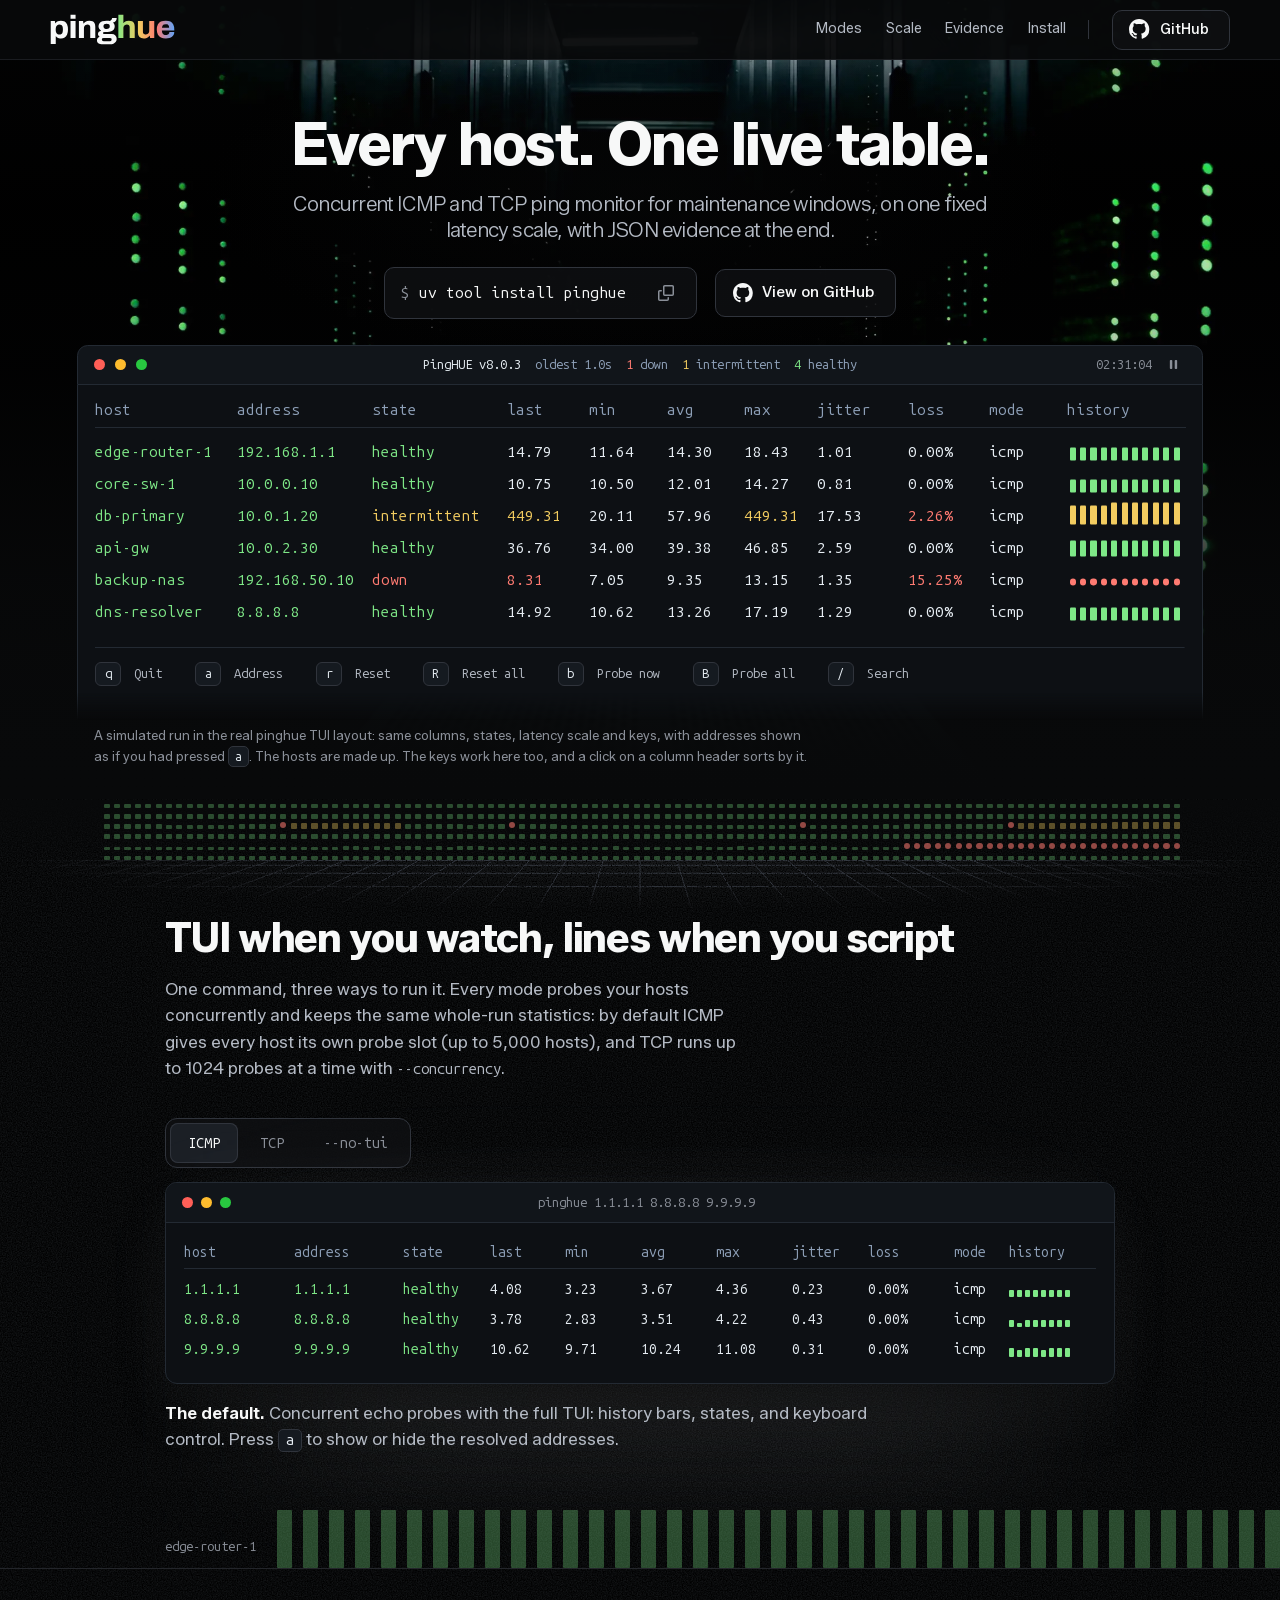
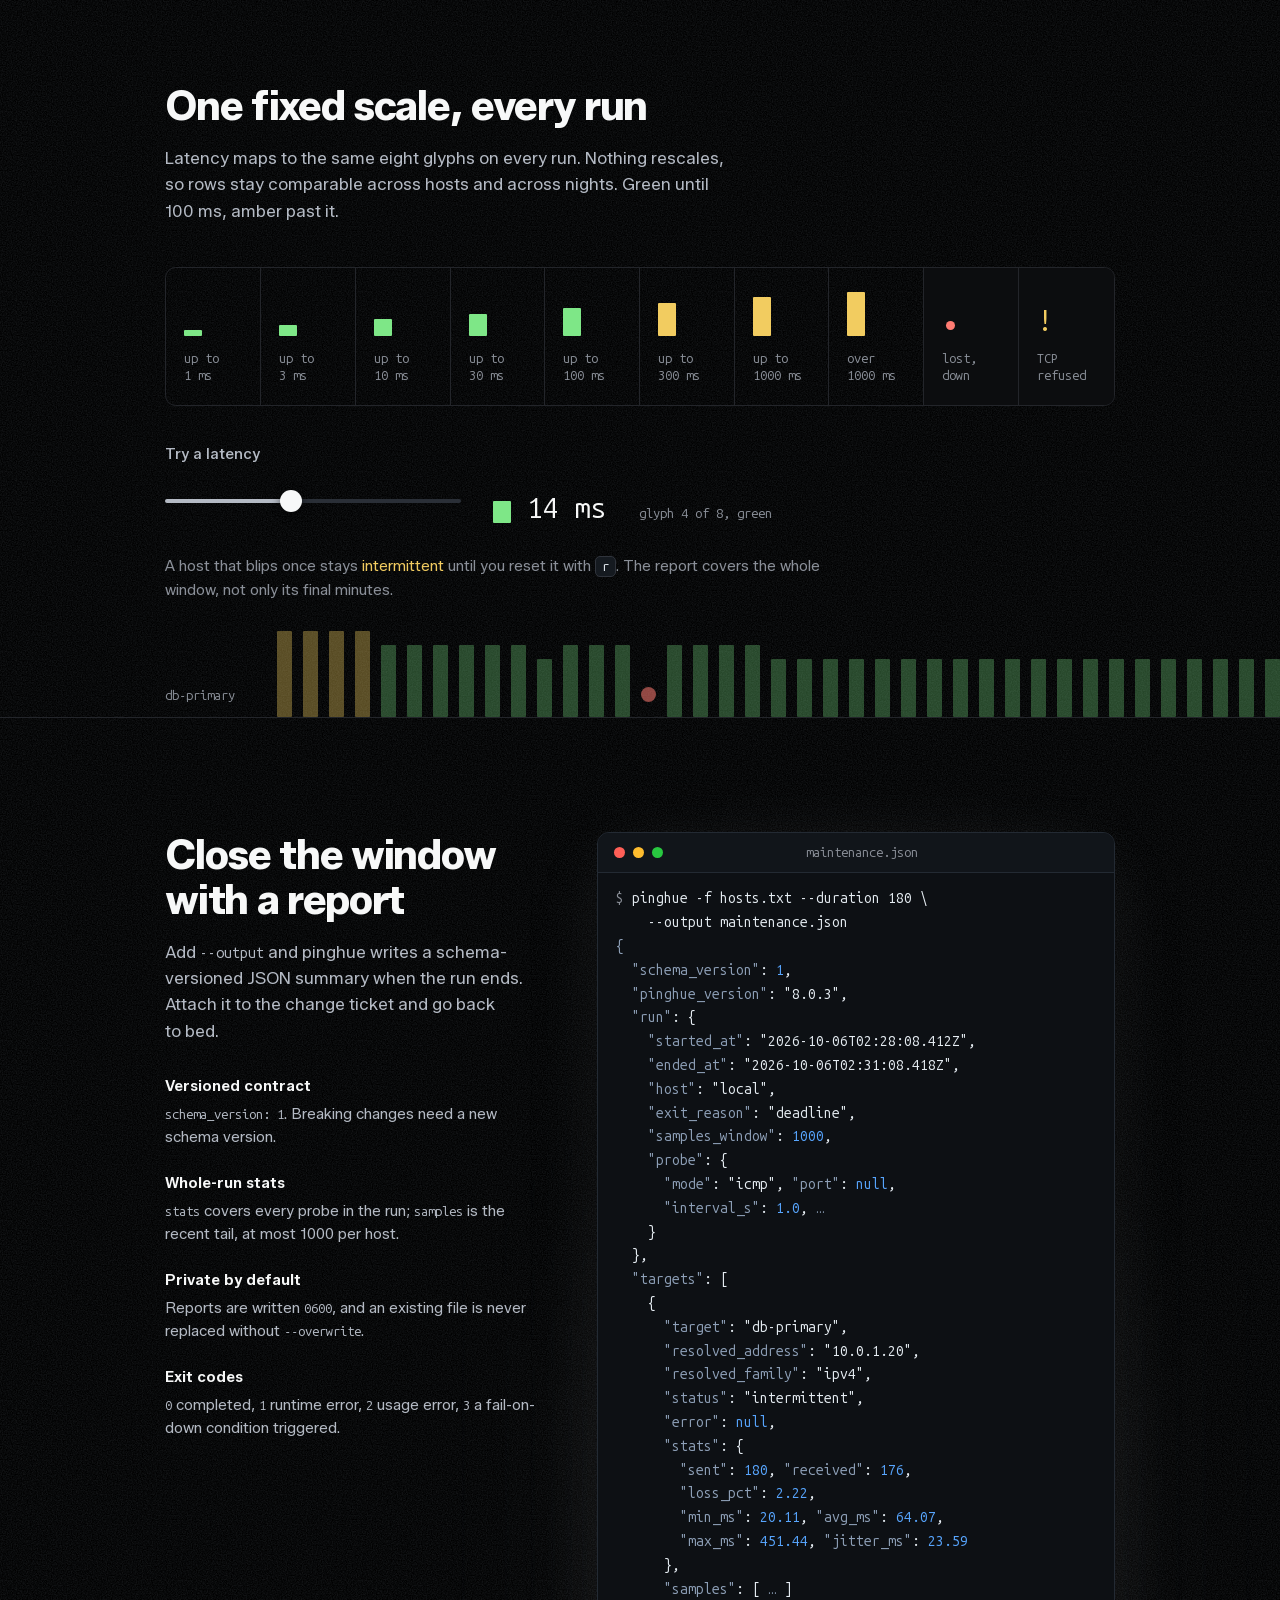
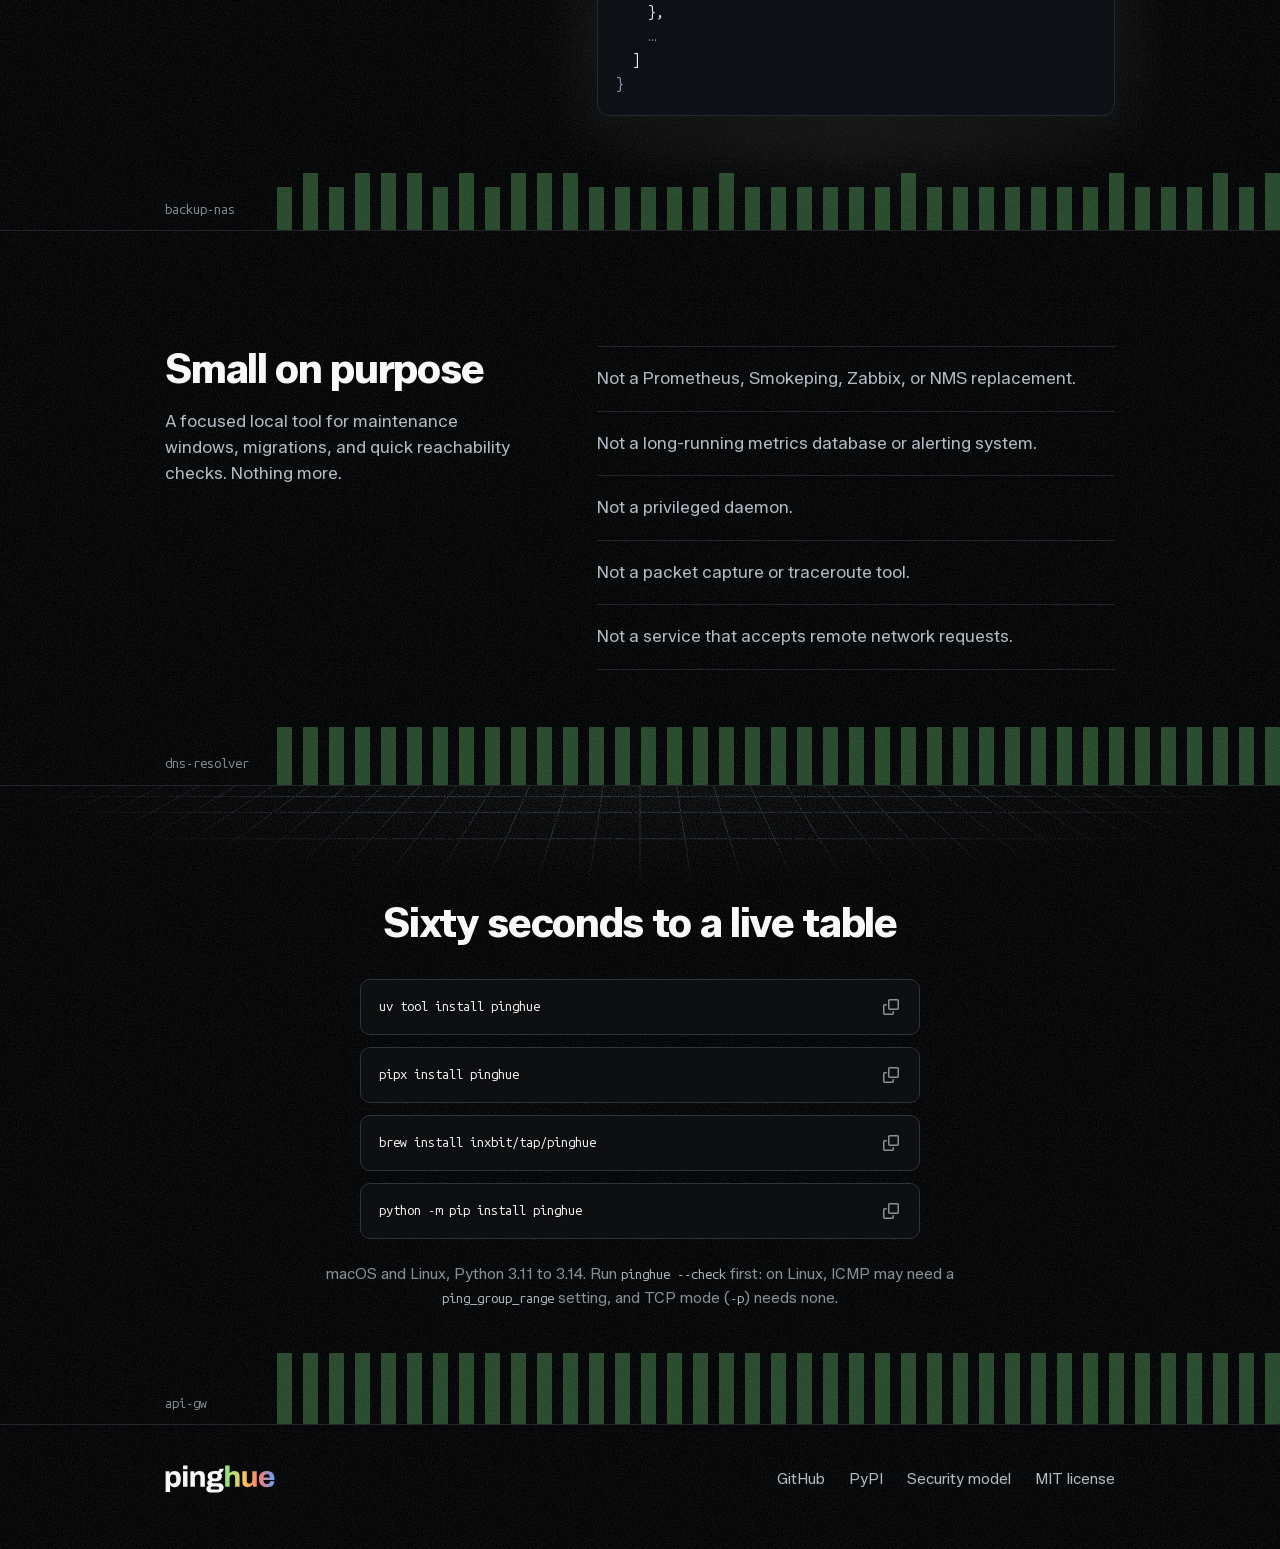
<file: docs/index.html>
<!DOCTYPE html>
<html lang="en">
<head>
  <meta charset="utf-8">
  <meta name="viewport" content="width=device-width, initial-scale=1">
  <meta http-equiv="Content-Security-Policy" content="default-src 'none'; script-src 'self'; style-src 'self'; img-src 'self'; font-src 'self'; media-src 'self'; base-uri 'none'; form-action 'none'">
  <title>pinghue - concurrent ICMP and TCP ping monitor</title>
  <meta name="description" content="Monitor many hosts in one colored terminal table, run ICMP or TCP probes, and export schema-versioned JSON evidence for maintenance windows.">
  <meta name="theme-color" content="#08090a">
  <link rel="canonical" href="https://pinghue.com/">
  <link rel="icon" type="image/svg+xml" href="assets/pinghue-favicon.svg">
  <link rel="apple-touch-icon" href="assets/apple-touch-icon.png">

  <meta property="og:type" content="website">
  <meta property="og:url" content="https://pinghue.com/">
  <meta property="og:title" content="pinghue - concurrent ICMP and TCP ping monitor">
  <meta property="og:description" content="Monitor many hosts in one colored terminal table, run ICMP or TCP probes, and export schema-versioned JSON evidence for maintenance windows.">
  <meta property="og:image" content="https://pinghue.com/assets/pinghue-social-card.png">
  <meta property="og:image:width" content="1200">
  <meta property="og:image:height" content="630">
  <meta property="og:image:alt" content="The pinghue terminal table monitoring several hosts during a maintenance window.">
  <meta name="twitter:card" content="summary_large_image">
  <meta name="twitter:title" content="pinghue - concurrent ICMP and TCP ping monitor">
  <meta name="twitter:description" content="Monitor many hosts in one colored terminal table, run ICMP or TCP probes, and export schema-versioned JSON evidence for maintenance windows.">
  <meta name="twitter:image" content="https://pinghue.com/assets/pinghue-social-card.png">
  <meta name="twitter:image:alt" content="The pinghue terminal table monitoring several hosts during a maintenance window.">

  <link rel="preload" href="fonts/zalando-sans-latin.woff2" as="font" type="font/woff2" crossorigin>
  <link rel="preload" href="fonts/ubuntu-sans-mono-latin.woff2" as="font" type="font/woff2" crossorigin>
  <link rel="stylesheet" href="site.css">
</head>
<body>
<svg class="sprite" aria-hidden="true" focusable="false">
  <symbol id="i-copy" viewBox="0 0 16 16"><path d="M0 6.75C0 5.784.784 5 1.75 5h1.5a.75.75 0 0 1 0 1.5h-1.5a.25.25 0 0 0-.25.25v7.5c0 .138.112.25.25.25h7.5a.25.25 0 0 0 .25-.25v-1.5a.75.75 0 0 1 1.5 0v1.5A1.75 1.75 0 0 1 9.25 16h-7.5A1.75 1.75 0 0 1 0 14.25Z"/><path d="M5 1.75C5 .784 5.784 0 6.75 0h7.5C15.216 0 16 .784 16 1.75v7.5A1.75 1.75 0 0 1 14.25 11h-7.5A1.75 1.75 0 0 1 5 9.25Zm1.75-.25a.25.25 0 0 0-.25.25v7.5c0 .138.112.25.25.25h7.5a.25.25 0 0 0 .25-.25v-7.5a.25.25 0 0 0-.25-.25Z"/></symbol>
  <symbol id="i-check" viewBox="0 0 16 16"><path d="M13.78 4.22a.75.75 0 0 1 0 1.06l-7.25 7.25a.75.75 0 0 1-1.06 0L2.22 9.28a.751.751 0 0 1 .018-1.042.751.751 0 0 1 1.042-.018L6 10.94l6.72-6.72a.75.75 0 0 1 1.06 0Z"/></symbol>
</svg>

<a class="skip-link" href="#main">Skip to content</a>

<header class="nav">
  <a class="brand" href="/"><img src="assets/pinghue-wordmark.svg" width="165" height="42" alt="pinghue"></a>
  <nav class="nav-links" aria-label="Site">
    <a href="#modes">Modes</a>
    <a href="#scale">Scale</a>
    <a href="#evidence">Evidence</a>
    <a href="#install">Install</a>
  </nav>
  <a class="btn nav-gh" href="https://github.com/inxbit/pinghue">
    <svg class="icon" viewBox="0 0 16 16" aria-hidden="true"><path d="M8 0c4.42 0 8 3.58 8 8a8.013 8.013 0 0 1-5.45 7.59c-.4.08-.55-.17-.55-.38 0-.27.01-1.13.01-2.2 0-.75-.25-1.23-.54-1.48 1.78-.2 3.65-.88 3.65-3.95 0-.88-.31-1.59-.82-2.15.08-.2.36-1.02-.08-2.12 0 0-.67-.22-2.2.82-.64-.18-1.32-.27-2-.27-.68 0-1.36.09-2 .27-1.53-1.03-2.2-.82-2.2-.82-.44 1.1-.16 1.92-.08 2.12-.51.56-.82 1.28-.82 2.15 0 3.06 1.86 3.75 3.64 3.95-.23.2-.44.55-.51 1.07-.46.21-1.61.55-2.33-.66-.15-.24-.6-.83-1.23-.82-.67.01-.27.38.01.53.34.19.73.9.82 1.13.16.45.68 1.31 2.69.94 0 .67.01 1.3.01 1.49 0 .21-.15.45-.55.38A7.995 7.995 0 0 1 0 8c0-4.42 3.58-8 8-8Z"/></svg>
    <span>GitHub</span>
  </a>
</header>

<main id="main">

  <section class="hero" aria-labelledby="hero-title" data-hero>
    <div class="backdrop" aria-hidden="true">
      <img class="still" src="assets/hero-poster.webp" width="2508" height="1412" alt="" decoding="async" fetchpriority="high">
      <video muted playsinline loop preload="none" data-src="media/hero.mp4"></video>
    </div>

    <div class="hero-copy">
      <h1 id="hero-title">Every host. One live table.</h1>
      <p class="lede">Concurrent ICMP and TCP ping monitor for maintenance windows, on one fixed latency scale, with JSON evidence at the end.</p>
      <div class="actions">
        <div class="cmd">
          <span class="cmd-prompt" aria-hidden="true">$</span>
          <code>uv tool install pinghue</code>
          <button class="copy-btn" type="button" data-copy="uv tool install pinghue" aria-label="Copy install command">
            <svg class="icon i-copy" viewBox="0 0 16 16" aria-hidden="true"><path d="M0 6.75C0 5.784.784 5 1.75 5h1.5a.75.75 0 0 1 0 1.5h-1.5a.25.25 0 0 0-.25.25v7.5c0 .138.112.25.25.25h7.5a.25.25 0 0 0 .25-.25v-1.5a.75.75 0 0 1 1.5 0v1.5A1.75 1.75 0 0 1 9.25 16h-7.5A1.75 1.75 0 0 1 0 14.25Z"/><path d="M5 1.75C5 .784 5.784 0 6.75 0h7.5C15.216 0 16 .784 16 1.75v7.5A1.75 1.75 0 0 1 14.25 11h-7.5A1.75 1.75 0 0 1 5 9.25Zm1.75-.25a.25.25 0 0 0-.25.25v7.5c0 .138.112.25.25.25h7.5a.25.25 0 0 0 .25-.25v-7.5a.25.25 0 0 0-.25-.25Z"/></svg>
            <svg class="icon i-check" viewBox="0 0 16 16" aria-hidden="true"><path d="M13.78 4.22a.75.75 0 0 1 0 1.06l-7.25 7.25a.75.75 0 0 1-1.06 0L2.22 9.28a.751.751 0 0 1 .018-1.042.751.751 0 0 1 1.042-.018L6 10.94l6.72-6.72a.75.75 0 0 1 1.06 0Z"/></svg>
          </button>
        </div>
        <a class="btn" href="https://github.com/inxbit/pinghue">
          <svg class="icon" viewBox="0 0 16 16" aria-hidden="true"><path d="M8 0c4.42 0 8 3.58 8 8a8.013 8.013 0 0 1-5.45 7.59c-.4.08-.55-.17-.55-.38 0-.27.01-1.13.01-2.2 0-.75-.25-1.23-.54-1.48 1.78-.2 3.65-.88 3.65-3.95 0-.88-.31-1.59-.82-2.15.08-.2.36-1.02-.08-2.12 0 0-.67-.22-2.2.82-.64-.18-1.32-.27-2-.27-.68 0-1.36.09-2 .27-1.53-1.03-2.2-.82-2.2-.82-.44 1.1-.16 1.92-.08 2.12-.51.56-.82 1.28-.82 2.15 0 3.06 1.86 3.75 3.64 3.95-.23.2-.44.55-.51 1.07-.46.21-1.61.55-2.33-.66-.15-.24-.6-.83-1.23-.82-.67.01-.27.38.01.53.34.19.73.9.82 1.13.16.45.68 1.31 2.69.94 0 .67.01 1.3.01 1.49 0 .21-.15.45-.55.38A7.995 7.995 0 0 1 0 8c0-4.42 3.58-8 8-8Z"/></svg>
          <span>View on GitHub</span>
        </a>
      </div>
    </div>

    <figure class="term" aria-labelledby="term-cap">
      <div class="term-window" tabindex="0" role="group" aria-label="Live pinghue demo" data-term>
      <div class="term-bar">
        <span class="dots" aria-hidden="true"><i></i><i></i><i></i></span>
        <span class="term-head"><span class="term-title" aria-hidden="true">PingHUE v8.0.3</span><span class="term-summary" aria-hidden="true" data-summary>oldest 1.0s  <span class="t-red">1</span> down  <span class="t-amber">1</span> intermittent  <span class="t-green">4</span> healthy</span></span>
        <span class="term-end">
          <span class="term-clock" aria-hidden="true" data-clock>02:31:04</span>
          <button class="term-pause" type="button" aria-label="Pause the live demo" data-pause hidden>
            <svg class="icon i-pause" viewBox="0 0 16 16" aria-hidden="true"><rect x="3.5" y="2.5" width="3" height="11" rx="1"/><rect x="9.5" y="2.5" width="3" height="11" rx="1"/></svg>
            <svg class="icon i-play" viewBox="0 0 16 16" aria-hidden="true"><path d="M4.5 2.9v10.2a.9.9 0 0 0 1.37.77l8.2-5.1a.9.9 0 0 0 0-1.54l-8.2-5.1A.9.9 0 0 0 4.5 2.9Z"/></svg>
          </button>
        </span>
      </div>
      <div class="term-body" data-scroll="pinghue table">
        <table class="tui">
          <thead>
            <tr><th scope="col">host</th><th scope="col">address</th><th scope="col">state</th><th scope="col">last</th><th scope="col">min</th><th scope="col">avg</th><th scope="col">max</th><th scope="col">jitter</th><th scope="col">loss</th><th scope="col">mode</th><th scope="col">history</th></tr>
          </thead>
          <tbody data-rows>
            <tr><th scope="row">edge-router-1</th><td>192.168.1.1</td><td class="s-healthy">healthy</td><td>14.79</td><td>11.64</td><td>14.30</td><td>18.43</td><td>1.01</td><td>0.00%</td><td>icmp</td><td><span class="bars" role="img" aria-label="last 11 probes: 11 ok"><i class="ok h4"></i><i class="ok h4"></i><i class="ok h4"></i><i class="ok h4"></i><i class="ok h4"></i><i class="ok h4"></i><i class="ok h4"></i><i class="ok h4"></i><i class="ok h4"></i><i class="ok h4"></i><i class="ok h4"></i></span></td></tr>
            <tr><th scope="row">core-sw-1</th><td>10.0.0.10</td><td class="s-healthy">healthy</td><td>10.75</td><td>10.50</td><td>12.01</td><td>14.27</td><td>0.81</td><td>0.00%</td><td>icmp</td><td><span class="bars" role="img" aria-label="last 11 probes: 11 ok"><i class="ok h4"></i><i class="ok h4"></i><i class="ok h4"></i><i class="ok h4"></i><i class="ok h4"></i><i class="ok h4"></i><i class="ok h4"></i><i class="ok h4"></i><i class="ok h4"></i><i class="ok h4"></i><i class="ok h4"></i></span></td></tr>
            <tr><th scope="row">db-primary</th><td>10.0.1.20</td><td class="s-intermittent">intermittent</td><td class="t-amber">449.31</td><td>20.11</td><td>57.96</td><td class="t-amber">449.31</td><td>17.53</td><td class="t-red">2.26%</td><td>icmp</td><td><span class="bars" role="img" aria-label="last 11 probes: 11 slow"><i class="slow h6"></i><i class="slow h6"></i><i class="slow h6"></i><i class="slow h6"></i><i class="slow h7"></i><i class="slow h7"></i><i class="slow h7"></i><i class="slow h7"></i><i class="slow h7"></i><i class="slow h7"></i><i class="slow h7"></i></span></td></tr>
            <tr><th scope="row">api-gw</th><td>10.0.2.30</td><td class="s-healthy">healthy</td><td>36.76</td><td>34.00</td><td>39.38</td><td>46.85</td><td>2.59</td><td>0.00%</td><td>icmp</td><td><span class="bars" role="img" aria-label="last 11 probes: 11 ok"><i class="ok h5"></i><i class="ok h5"></i><i class="ok h5"></i><i class="ok h5"></i><i class="ok h5"></i><i class="ok h5"></i><i class="ok h5"></i><i class="ok h5"></i><i class="ok h5"></i><i class="ok h5"></i><i class="ok h5"></i></span></td></tr>
            <tr><th scope="row">backup-nas</th><td>192.168.50.10</td><td class="s-down">down</td><td class="t-red">8.31</td><td>7.05</td><td>9.35</td><td>13.15</td><td>1.35</td><td class="t-red">15.25%</td><td>icmp</td><td><span class="bars" role="img" aria-label="last 11 probes: 11 lost"><i class="fail"></i><i class="fail"></i><i class="fail"></i><i class="fail"></i><i class="fail"></i><i class="fail"></i><i class="fail"></i><i class="fail"></i><i class="fail"></i><i class="fail"></i><i class="fail"></i></span></td></tr>
            <tr><th scope="row">dns-resolver</th><td>8.8.8.8</td><td class="s-healthy">healthy</td><td>14.92</td><td>10.62</td><td>13.26</td><td>17.19</td><td>1.29</td><td>0.00%</td><td>icmp</td><td><span class="bars" role="img" aria-label="last 11 probes: 11 ok"><i class="ok h4"></i><i class="ok h4"></i><i class="ok h4"></i><i class="ok h4"></i><i class="ok h4"></i><i class="ok h4"></i><i class="ok h4"></i><i class="ok h4"></i><i class="ok h4"></i><i class="ok h4"></i><i class="ok h4"></i></span></td></tr>
          </tbody>
        </table>
        <p class="term-note" aria-live="polite" data-term-note></p>
      </div>
      <div class="term-search" data-search hidden>
        <span aria-hidden="true">/</span>
        <input class="term-search-input" type="text" aria-label="Search host names and addresses" placeholder="host or address, several with spaces" autocomplete="off" autocapitalize="off" spellcheck="false" enterkeyhint="search" data-search-input>
        <span class="term-search-count" aria-live="polite" data-search-count></span>
      </div>
      <div class="term-keys" role="group" aria-label="pinghue keys">
        <button class="key" type="button" data-key="q" disabled><kbd>q</kbd>Quit</button>
        <button class="key" type="button" data-key="a" disabled><kbd>a</kbd>Address</button>
        <button class="key" type="button" data-key="r" disabled><kbd>r</kbd>Reset</button>
        <button class="key" type="button" data-key="R" disabled><kbd>R</kbd>Reset all</button>
        <button class="key" type="button" data-key="b" disabled><kbd>b</kbd>Probe now</button>
        <button class="key" type="button" data-key="B" disabled><kbd>B</kbd>Probe all</button>
        <button class="key" type="button" data-key="/" disabled><kbd>/</kbd>Search</button>
        <button class="key" type="button" data-key="Escape" disabled hidden><kbd>esc</kbd>Clear search</button>
      </div>
      </div>
      <figcaption id="term-cap">A simulated run in the real pinghue TUI layout: same columns, states, latency scale and keys<span class="wide-only">, with addresses shown as if you had pressed <kbd>a</kbd></span><span class="narrow-only">; a narrow screen shows only some of the eleven columns</span>. The hosts are made up.<span class="js-only"> The keys work here too, and a click on a column header sorts by it.</span></figcaption>
    </figure>
  </section>

  <section class="section modes" id="modes" aria-labelledby="modes-title">
    <div class="trace-stack" data-trace-stack aria-hidden="true"></div>
    <div class="wrap">
      <div class="section-head">
        <h2 id="modes-title">TUI when you watch, lines when you script</h2>
        <p class="section-lede">One command, three ways to run it. Every mode probes your hosts concurrently and keeps the same whole-run statistics: by default ICMP gives every host its own probe slot (up to 5,000 hosts), and TCP runs up to 1024 probes at a time with <code>--concurrency</code>.</p>
      </div>

      <div class="panes">
        <div class="tabs" role="tablist" aria-label="Ways to run pinghue" data-tabs>
          <button class="tab" type="button" role="tab" id="tab-icmp" aria-controls="pane-icmp" aria-selected="true">ICMP</button>
          <button class="tab" type="button" role="tab" id="tab-tcp" aria-controls="pane-tcp" aria-selected="false" tabindex="-1">TCP</button>
          <button class="tab" type="button" role="tab" id="tab-lines" aria-controls="pane-lines" aria-selected="false" tabindex="-1">--no-tui</button>
        </div>

        <div class="pane" role="tabpanel" tabindex="0" id="pane-icmp" aria-labelledby="tab-icmp">
          <figure class="window">
            <div class="window-bar" aria-hidden="true"><span class="dots"><i></i><i></i><i></i></span><span class="window-title">pinghue 1.1.1.1 8.8.8.8 9.9.9.9</span></div>
            <div class="window-body" data-scroll="ICMP example table">
              <table class="tui tui-mini">
                <thead><tr><th scope="col">host</th><th scope="col">address</th><th scope="col">state</th><th scope="col">last</th><th scope="col">min</th><th scope="col">avg</th><th scope="col">max</th><th scope="col">jitter</th><th scope="col">loss</th><th scope="col">mode</th><th scope="col">history</th></tr></thead>
                <tbody>
                  <tr><th scope="row">1.1.1.1</th><td>1.1.1.1</td><td class="s-healthy">healthy</td><td>4.08</td><td>3.23</td><td>3.67</td><td>4.36</td><td>0.23</td><td>0.00%</td><td>icmp</td><td><span class="bars" role="img" aria-label="last 8 probes: 8 ok"><i class="ok h3"></i><i class="ok h3"></i><i class="ok h3"></i><i class="ok h3"></i><i class="ok h3"></i><i class="ok h3"></i><i class="ok h3"></i><i class="ok h3"></i></span></td></tr>
                  <tr><th scope="row">8.8.8.8</th><td>8.8.8.8</td><td class="s-healthy">healthy</td><td>3.78</td><td>2.83</td><td>3.51</td><td>4.22</td><td>0.43</td><td>0.00%</td><td>icmp</td><td><span class="bars" role="img" aria-label="last 8 probes: 8 ok"><i class="ok h3"></i><i class="ok h2"></i><i class="ok h3"></i><i class="ok h3"></i><i class="ok h3"></i><i class="ok h3"></i><i class="ok h3"></i><i class="ok h3"></i></span></td></tr>
                  <tr><th scope="row">9.9.9.9</th><td>9.9.9.9</td><td class="s-healthy">healthy</td><td>10.62</td><td>9.71</td><td>10.24</td><td>11.08</td><td>0.31</td><td>0.00%</td><td>icmp</td><td><span class="bars" role="img" aria-label="last 8 probes: 8 ok"><i class="ok h4"></i><i class="ok h3"></i><i class="ok h4"></i><i class="ok h4"></i><i class="ok h3"></i><i class="ok h4"></i><i class="ok h4"></i><i class="ok h4"></i></span></td></tr>
                </tbody>
              </table>
            </div>
          </figure>
          <p class="pane-note"><strong>The default.</strong> Concurrent echo probes with the full TUI: history bars, states, and keyboard control. Press <kbd>a</kbd> to show or hide the resolved addresses.</p>
        </div>

        <div class="pane" role="tabpanel" tabindex="0" id="pane-tcp" aria-labelledby="tab-tcp">
          <figure class="window">
            <div class="window-bar" aria-hidden="true"><span class="dots"><i></i><i></i><i></i></span><span class="window-title">pinghue -p 443 1.1.1.1 10.0.4.12</span></div>
            <div class="window-body" data-scroll="TCP example table">
              <table class="tui tui-mini">
                <thead><tr><th scope="col">host</th><th scope="col">address</th><th scope="col">state</th><th scope="col">last</th><th scope="col">min</th><th scope="col">avg</th><th scope="col">max</th><th scope="col">jitter</th><th scope="col">loss</th><th scope="col">mode</th><th scope="col">history</th></tr></thead>
                <tbody>
                  <tr><th scope="row">1.1.1.1</th><td>1.1.1.1</td><td class="s-healthy">healthy</td><td>6.42</td><td>5.88</td><td>6.31</td><td>7.02</td><td>0.19</td><td>0.00%</td><td>tcp</td><td><span class="bars" role="img" aria-label="last 8 probes: 8 ok"><i class="ok h3"></i><i class="ok h3"></i><i class="ok h3"></i><i class="ok h3"></i><i class="ok h3"></i><i class="ok h3"></i><i class="ok h3"></i><i class="ok h3"></i></span></td></tr>
                  <tr><th scope="row">10.0.4.12</th><td>10.0.4.12</td><td class="s-down">down</td><td class="t-red">-</td><td>-</td><td>-</td><td>-</td><td>-</td><td class="t-red">100.00%</td><td>tcp</td><td><span class="bars" role="img" aria-label="last 8 probes: 8 refused"><i class="refused"></i><i class="refused"></i><i class="refused"></i><i class="refused"></i><i class="refused"></i><i class="refused"></i><i class="refused"></i><i class="refused"></i></span></td></tr>
                </tbody>
              </table>
            </div>
          </figure>
          <p class="pane-note"><strong>No privileges needed.</strong> Connect checks against any port from 1 to 65535. A refused connection prints its own amber <code class="c-amber">!</code> in the history, so you can tell a closed port from a timeout at a glance.</p>
        </div>

        <div class="pane" role="tabpanel" tabindex="0" id="pane-lines" aria-labelledby="tab-lines">
          <figure class="window">
            <div class="window-bar" aria-hidden="true"><span class="dots"><i></i><i></i><i></i></span><span class="window-title">sh</span></div>
            <pre class="window-body lines" data-scroll="--no-tui example output"><code><span class="prompt">$</span> pinghue -p 443 example.com -c 3 --no-tui
<span class="out">2026-10-06T02:31:04.118204+00:00 example.com ok latency=14.08ms
2026-10-06T02:31:05.119927+00:00 example.com ok latency=13.92ms
2026-10-06T02:31:06.121376+00:00 example.com ok latency=14.31ms</span>
<span class="prompt">$</span> echo $?
<span class="out">0</span></code></pre>
          </figure>
          <p class="pane-note"><strong>For cron and CI.</strong> Line output is the default when stdout is not a terminal; on a terminal, pass <code>--no-tui</code>. One line per probe, exit code <code>3</code> when a <code>--fail-on-any-down</code> or <code>--fail-on-all-down</code> condition triggers, and <code>--output</code> for the report.</p>
        </div>
      </div>
    </div>
    <div class="trace" data-trace="edge-router-1" aria-hidden="true"></div>
  </section>

  <section class="section scale" id="scale" aria-labelledby="scale-title">
    <div class="wrap">
      <div class="section-head">
        <h2 id="scale-title">One fixed scale, every run</h2>
        <p class="section-lede">Latency maps to the same eight glyphs on every run. Nothing rescales, so rows stay comparable across hosts and across nights. Green until 100&nbsp;ms, amber past it.</p>
      </div>

      <ol class="ruler" aria-label="The pinghue latency scale">
        <li><span class="bars"><i class="ok h1"></i></span><span class="band">up to 1&nbsp;ms</span></li>
        <li><span class="bars"><i class="ok h2"></i></span><span class="band">up to 3&nbsp;ms</span></li>
        <li><span class="bars"><i class="ok h3"></i></span><span class="band">up to 10&nbsp;ms</span></li>
        <li><span class="bars"><i class="ok h4"></i></span><span class="band">up to 30&nbsp;ms</span></li>
        <li><span class="bars"><i class="ok h5"></i></span><span class="band">up to 100&nbsp;ms</span></li>
        <li><span class="bars"><i class="slow h6"></i></span><span class="band">up to 300&nbsp;ms</span></li>
        <li><span class="bars"><i class="slow h7"></i></span><span class="band">up to 1000&nbsp;ms</span></li>
        <li><span class="bars"><i class="slow h8"></i></span><span class="band">over 1000&nbsp;ms</span></li>
        <li class="ruler-mark"><span class="bars"><i class="fail"></i></span><span class="band">lost, down</span></li>
        <li class="ruler-mark"><span class="bars"><i class="refused"></i></span><span class="band">TCP refused</span></li>
      </ol>

      <div class="lab" data-lab>
        <label class="lab-label" for="lab-slider">Try a latency</label>
        <div class="lab-row">
          <input class="lab-slider" id="lab-slider" type="range" min="0" max="1000" step="1" value="417" aria-valuetext="14 milliseconds: glyph 4 of 8, green" data-lab-slider>
          <output class="lab-readout" for="lab-slider" data-lab-readout>
            <span class="bars lab-bar" aria-hidden="true"><i class="ok h4"></i></span>
            <span class="lab-ms" data-lab-ms>14 ms</span>
            <span class="lab-band" data-lab-band>glyph 4 of 8, green</span>
          </output>
        </div>
      </div>

      <p class="note">A host that blips once stays <span class="c-amber">intermittent</span> until you reset it with <kbd>r</kbd>. The report covers the whole window, not only its final minutes.</p>
    </div>
    <div class="trace" data-trace="db-primary" aria-hidden="true"></div>
  </section>

  <section class="section evidence" id="evidence" aria-labelledby="evidence-title">
    <div class="wrap split">
      <div class="section-head">
        <h2 id="evidence-title">Close the window with a report</h2>
        <p class="section-lede">Add <code>--output</code> and pinghue writes a schema-versioned JSON summary when the run ends. Attach it to the change ticket and go back to bed.</p>
        <dl class="facts">
          <div><dt>Versioned contract</dt><dd><code>schema_version: 1</code>. Breaking changes need a new schema version.</dd></div>
          <div><dt>Whole-run stats</dt><dd><code>stats</code> covers every probe in the run; <code>samples</code> is the recent tail, at most 1000 per host.</dd></div>
          <div><dt>Private by default</dt><dd>Reports are written <code>0600</code>, and an existing file is never replaced without <code>--overwrite</code>.</dd></div>
          <div><dt>Exit codes</dt><dd><code>0</code> completed, <code>1</code> runtime error, <code>2</code> usage error, <code>3</code> a fail-on-down condition triggered.</dd></div>
        </dl>
      </div>
      <figure class="window">
        <div class="window-bar" aria-hidden="true"><span class="dots"><i></i><i></i><i></i></span><span class="window-title">maintenance.json</span></div>
        <pre class="window-body json" data-scroll="maintenance.json report"><code><span class="prompt">$</span> pinghue -f hosts.txt --duration 180 \
    --output maintenance.json
<span class="jp">{</span>
  <span class="jk">"schema_version"</span>: <span class="jn">1</span>,
  <span class="jk">"pinghue_version"</span>: <span class="js">"8.0.3"</span>,
  <span class="jk">"run"</span>: {
    <span class="jk">"started_at"</span>: <span class="js">"2026-10-06T02:28:08.412Z"</span>,
    <span class="jk">"ended_at"</span>: <span class="js">"2026-10-06T02:31:08.418Z"</span>,
    <span class="jk">"host"</span>: <span class="js">"local"</span>,
    <span class="jk">"exit_reason"</span>: <span class="js">"deadline"</span>,
    <span class="jk">"samples_window"</span>: <span class="jn">1000</span>,
    <span class="jk">"probe"</span>: {
      <span class="jk">"mode"</span>: <span class="js">"icmp"</span>, <span class="jk">"port"</span>: <span class="jn">null</span>,
      <span class="jk">"interval_s"</span>: <span class="jn">1.0</span>, <span class="jc">…</span>
    }
  },
  <span class="jk">"targets"</span>: [
    {
      <span class="jk">"target"</span>: <span class="js">"db-primary"</span>,
      <span class="jk">"resolved_address"</span>: <span class="js">"10.0.1.20"</span>,
      <span class="jk">"resolved_family"</span>: <span class="js">"ipv4"</span>,
      <span class="jk">"status"</span>: <span class="js c-amber">"intermittent"</span>,
      <span class="jk">"error"</span>: <span class="jn">null</span>,
      <span class="jk">"stats"</span>: {
        <span class="jk">"sent"</span>: <span class="jn">180</span>, <span class="jk">"received"</span>: <span class="jn">176</span>,
        <span class="jk">"loss_pct"</span>: <span class="jn">2.22</span>,
        <span class="jk">"min_ms"</span>: <span class="jn">20.11</span>, <span class="jk">"avg_ms"</span>: <span class="jn">64.07</span>,
        <span class="jk">"max_ms"</span>: <span class="jn">451.44</span>, <span class="jk">"jitter_ms"</span>: <span class="jn">23.59</span>
      },
      <span class="jk">"samples"</span>: [ <span class="jc">…</span> ]
    },
    <span class="jc">…</span>
  ]
<span class="jp">}</span></code></pre>
      </figure>
    </div>
    <div class="trace" data-trace="backup-nas" aria-hidden="true"></div>
  </section>

  <section class="section not" id="not" aria-labelledby="not-title">
    <div class="wrap split">
      <div class="section-head">
        <h2 id="not-title">Small on purpose</h2>
        <p class="section-lede">A focused local tool for maintenance windows, migrations, and quick reachability checks. Nothing more.</p>
      </div>
      <ul class="not-list">
        <li>Not a Prometheus, Smokeping, Zabbix, or NMS replacement.</li>
        <li>Not a long-running metrics database or alerting system.</li>
        <li>Not a privileged daemon.</li>
        <li>Not a packet capture or traceroute tool.</li>
        <li>Not a service that accepts remote network requests.</li>
      </ul>
    </div>
    <div class="trace" data-trace="dns-resolver" aria-hidden="true"></div>
  </section>

  <section class="section install" id="install" aria-labelledby="install-title">
    <div class="wrap">
      <h2 id="install-title">Sixty seconds to a live table</h2>
      <div class="install-list">
        <div class="cmd cmd-row"><code>uv tool install pinghue</code><button class="copy-btn" type="button" data-copy="uv tool install pinghue" aria-label="Copy uv command"><svg class="icon i-copy" viewBox="0 0 16 16" aria-hidden="true"><use href="#i-copy"/></svg><svg class="icon i-check" viewBox="0 0 16 16" aria-hidden="true"><use href="#i-check"/></svg></button></div>
        <div class="cmd cmd-row"><code>pipx install pinghue</code><button class="copy-btn" type="button" data-copy="pipx install pinghue" aria-label="Copy pipx command"><svg class="icon i-copy" viewBox="0 0 16 16" aria-hidden="true"><use href="#i-copy"/></svg><svg class="icon i-check" viewBox="0 0 16 16" aria-hidden="true"><use href="#i-check"/></svg></button></div>
        <div class="cmd cmd-row"><code>brew install inxbit/tap/pinghue</code><button class="copy-btn" type="button" data-copy="brew install inxbit/tap/pinghue" aria-label="Copy Homebrew command"><svg class="icon i-copy" viewBox="0 0 16 16" aria-hidden="true"><use href="#i-copy"/></svg><svg class="icon i-check" viewBox="0 0 16 16" aria-hidden="true"><use href="#i-check"/></svg></button></div>
        <div class="cmd cmd-row"><code>python -m pip install pinghue</code><button class="copy-btn" type="button" data-copy="python -m pip install pinghue" aria-label="Copy pip command"><svg class="icon i-copy" viewBox="0 0 16 16" aria-hidden="true"><use href="#i-copy"/></svg><svg class="icon i-check" viewBox="0 0 16 16" aria-hidden="true"><use href="#i-check"/></svg></button></div>
      </div>
      <p class="install-note">macOS and Linux, Python 3.11 to 3.14. Run <code>pinghue --check</code> first: on Linux, ICMP may need a <code>ping_group_range</code> setting, and TCP mode (<code>-p</code>) needs none.</p>
    </div>
    <div class="trace" data-trace="api-gw" aria-hidden="true"></div>
  </section>

</main>

<footer class="footer">
  <div class="wrap footer-row">
    <a class="brand" href="/"><img src="assets/pinghue-wordmark.svg" width="165" height="42" alt="pinghue" loading="lazy"></a>
    <nav class="footer-links" aria-label="Footer">
      <a href="https://github.com/inxbit/pinghue">GitHub</a>
      <a href="https://pypi.org/project/pinghue/">PyPI</a>
      <a href="https://github.com/inxbit/pinghue/blob/main/SECURITY.md#security-model">Security model</a>
      <a href="https://github.com/inxbit/pinghue/blob/main/LICENSE">MIT license</a>
    </nav>
  </div>
</footer>

<p class="visually-hidden" role="status" aria-live="polite" aria-atomic="true" data-copy-status></p>

<script src="site.js"></script>
</body>
</html>
</file>
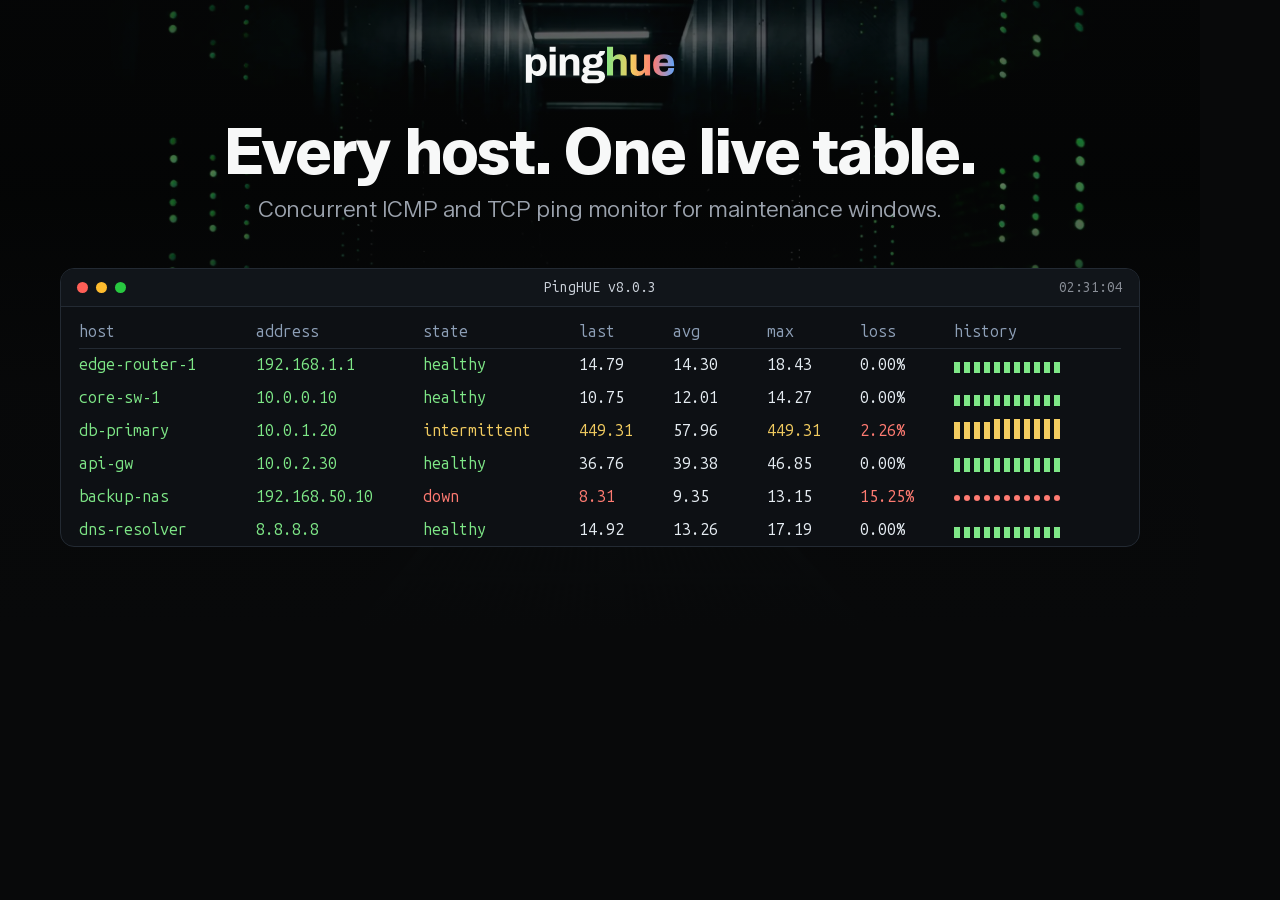
<file: scripts/site-social-card.html>
<!doctype html>
<html lang="en">
<head>
  <meta charset="utf-8">
  <!-- Source for docs/assets/pinghue-social-card.png (1200x630), rendered by
       scripts/gen-site-social-card.sh. It mirrors the site hero: the hue
       wordmark, the headline, and the real TUI columns from the simulated
       run at 02:31:04 (docs/site.js START). Not served by the site. -->
  <style>
    @font-face { font-family: "Zalando Sans"; src: url("../docs/fonts/zalando-sans-latin.woff2") format("woff2"); font-weight: 200 900; }
    @font-face { font-family: "Ubuntu Sans Mono"; src: url("../docs/fonts/ubuntu-sans-mono-latin.woff2") format("woff2"); font-weight: 400 700; }
    * { box-sizing: border-box; }
    html, body { width: 1200px; height: 630px; margin: 0; overflow: hidden; }
    body { position: relative; background: #08090a; color: #f7f8f8; font-family: "Zalando Sans", sans-serif; }
    .shot { position: absolute; inset: 0; width: 100%; height: 100%; object-fit: cover; object-position: 50% 0; opacity: 0.55; }
    .shade { position: absolute; inset: 0; background: linear-gradient(to bottom, rgb(8 9 10 / 0.35), rgb(8 9 10 / 0.15) 30%, rgb(8 9 10 / 0.85) 62%, #08090a); }
    .card { position: relative; height: 100%; padding: 46px 60px 0; text-align: center; }
    .brand { display: block; width: 150px; margin: 0 auto; }
    h1 { margin: 34px 0 10px; font-size: 64px; font-weight: 700; line-height: 1.05; letter-spacing: -0.035em; }
    p { margin: 0; color: #9ba2ad; font-size: 23px; font-weight: 300; letter-spacing: -0.02em; }
    .term { position: absolute; left: 60px; right: 60px; top: 268px; border: 1px solid #232a33; border-radius: 14px; background: #0d1014; text-align: left; font-family: "Ubuntu Sans Mono", monospace; overflow: hidden; }
    .bar { display: grid; grid-template-columns: 1fr auto 1fr; align-items: center; height: 38px; padding: 0 16px; border-bottom: 1px solid #232a33; background: #11151a; color: #cdd3dc; font-size: 14px; }
    .dots { display: flex; gap: 8px; }
    .dots i { width: 11px; height: 11px; border-radius: 50%; background: #ff5f57; }
    .dots i:nth-child(2) { background: #febc2e; }
    .dots i:nth-child(3) { background: #28c840; }
    .clock { justify-self: end; color: #8a8f98; }
    table { width: calc(100% - 36px); margin: 8px 18px 0; border-collapse: collapse; table-layout: fixed; color: #e6edf3; font-size: 16px; }
    th, td { height: 33px; padding: 0; text-align: left; font-weight: 400; white-space: nowrap; }
    thead th { color: #8ea0b8; border-bottom: 1px solid #232a33; }
    tbody th, .addr { color: #7ee787; }
    .healthy { color: #7ee787; }
    .intermittent, .amber { color: #f2cc60; }
    .down, .red { color: #ff7b72; }
    .bars { display: flex; align-items: flex-end; gap: 4px; height: 22px; transform: translateY(-3px); }
    .bars i { width: 6px; }
    .ok { background: #7ee787; }
    .slow { background: #f2cc60; }
    .fail { height: 6px !important; width: 6px; border-radius: 50%; background: #ff7b72; margin-bottom: 4px; }
    .h4 { height: 50%; } .h5 { height: 62.5%; } .h6 { height: 75%; } .h7 { height: 87.5%; }
  </style>
</head>
<body>
  <img class="shot" src="../docs/assets/hero-poster.webp" alt="">
  <div class="shade"></div>
  <div class="card">
    <img class="brand" src="../docs/assets/pinghue-wordmark.svg" alt="pinghue">
    <h1>Every host. One live table.</h1>
    <p>Concurrent ICMP and TCP ping monitor for maintenance windows.</p>
    <div class="term">
      <div class="bar"><span class="dots"><i></i><i></i><i></i></span><span>PingHUE v8.0.3</span><span class="clock">02:31:04</span></div>
      <table>
        <colgroup><col style="width:17%"><col style="width:16%"><col style="width:15%"><col style="width:9%"><col style="width:9%"><col style="width:9%"><col style="width:9%"><col></colgroup>
        <thead><tr><th>host</th><th>address</th><th>state</th><th>last</th><th>avg</th><th>max</th><th>loss</th><th>history</th></tr></thead>
        <tbody>
          <tr><th>edge-router-1</th><td class="addr">192.168.1.1</td><td class="healthy">healthy</td><td>14.79</td><td>14.30</td><td>18.43</td><td>0.00%</td><td><span class="bars"><i class="ok h4"></i><i class="ok h4"></i><i class="ok h4"></i><i class="ok h4"></i><i class="ok h4"></i><i class="ok h4"></i><i class="ok h4"></i><i class="ok h4"></i><i class="ok h4"></i><i class="ok h4"></i><i class="ok h4"></i></span></td></tr>
          <tr><th>core-sw-1</th><td class="addr">10.0.0.10</td><td class="healthy">healthy</td><td>10.75</td><td>12.01</td><td>14.27</td><td>0.00%</td><td><span class="bars"><i class="ok h4"></i><i class="ok h4"></i><i class="ok h4"></i><i class="ok h4"></i><i class="ok h4"></i><i class="ok h4"></i><i class="ok h4"></i><i class="ok h4"></i><i class="ok h4"></i><i class="ok h4"></i><i class="ok h4"></i></span></td></tr>
          <tr><th>db-primary</th><td class="addr">10.0.1.20</td><td class="intermittent">intermittent</td><td class="amber">449.31</td><td>57.96</td><td class="amber">449.31</td><td class="red">2.26%</td><td><span class="bars"><i class="slow h6"></i><i class="slow h6"></i><i class="slow h6"></i><i class="slow h6"></i><i class="slow h7"></i><i class="slow h7"></i><i class="slow h7"></i><i class="slow h7"></i><i class="slow h7"></i><i class="slow h7"></i><i class="slow h7"></i></span></td></tr>
          <tr><th>api-gw</th><td class="addr">10.0.2.30</td><td class="healthy">healthy</td><td>36.76</td><td>39.38</td><td>46.85</td><td>0.00%</td><td><span class="bars"><i class="ok h5"></i><i class="ok h5"></i><i class="ok h5"></i><i class="ok h5"></i><i class="ok h5"></i><i class="ok h5"></i><i class="ok h5"></i><i class="ok h5"></i><i class="ok h5"></i><i class="ok h5"></i><i class="ok h5"></i></span></td></tr>
          <tr><th>backup-nas</th><td class="addr">192.168.50.10</td><td class="down">down</td><td class="red">8.31</td><td>9.35</td><td>13.15</td><td class="red">15.25%</td><td><span class="bars"><i class="fail"></i><i class="fail"></i><i class="fail"></i><i class="fail"></i><i class="fail"></i><i class="fail"></i><i class="fail"></i><i class="fail"></i><i class="fail"></i><i class="fail"></i><i class="fail"></i></span></td></tr>
          <tr><th>dns-resolver</th><td class="addr">8.8.8.8</td><td class="healthy">healthy</td><td>14.92</td><td>13.26</td><td>17.19</td><td>0.00%</td><td><span class="bars"><i class="ok h4"></i><i class="ok h4"></i><i class="ok h4"></i><i class="ok h4"></i><i class="ok h4"></i><i class="ok h4"></i><i class="ok h4"></i><i class="ok h4"></i><i class="ok h4"></i><i class="ok h4"></i><i class="ok h4"></i></span></td></tr>
        </tbody>
      </table>
    </div>
  </div>
</body>
</html>
</file>
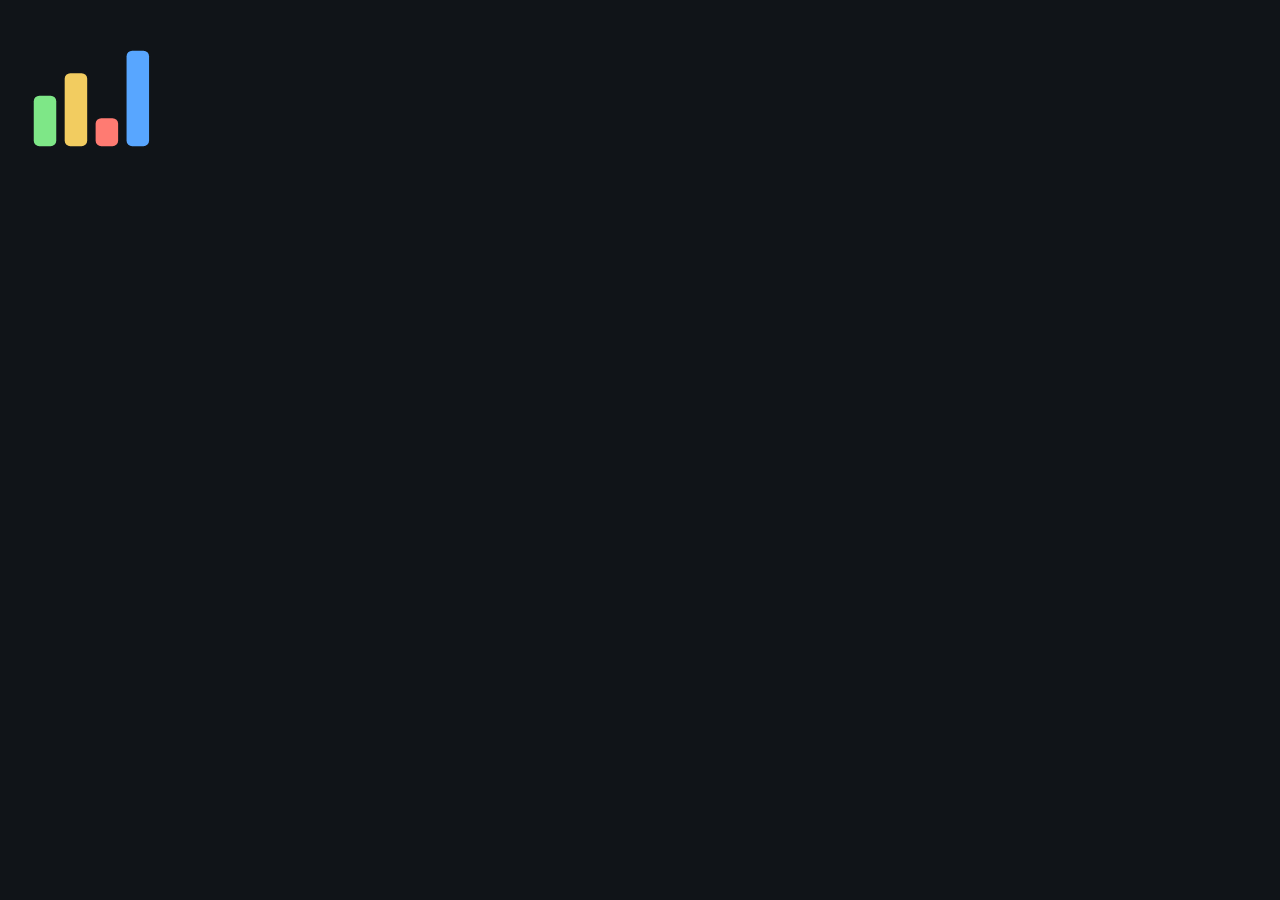
<file: scripts/site-touch-icon.html>
<!doctype html>
<html lang="en">
<head>
<meta charset="utf-8">
<title>pinghue touch icon</title>
<!-- Rendered to docs/assets/apple-touch-icon.png (180x180) by
     scripts/gen-site-touch-icon.sh. The bars are pinghue-favicon.svg's, on a
     full-bleed square: iOS rounds the corners itself. -->
<style>
  html, body { margin: 0; background: #101418; }
  svg { display: block; width: 180px; height: 180px; }
</style>
</head>
<body>
<svg xmlns="http://www.w3.org/2000/svg" viewBox="0 0 64 64" aria-hidden="true">
  <rect width="64" height="64" fill="#101418"/>
  <rect x="12" y="34" width="8" height="18" rx="2" fill="#7ee787"/>
  <rect x="23" y="26" width="8" height="26" rx="2" fill="#f2cc60"/>
  <rect x="34" y="42" width="8" height="10" rx="2" fill="#ff7b72"/>
  <rect x="45" y="18" width="8" height="34" rx="2" fill="#58a6ff"/>
</svg>
</body>
</html>
</file>
<file: docs/site.css>
/* pinghue.com
   A near-black developer page with the real TUI as the hero. Inside the
   terminal windows the text and state colors are the product's own
   (src/pinghue/ui.py, and the Textual cursor in app.py); the window ground is
   the page's. Outside them the page stays neutral so the table is the only
   thing in color. Desktop sizes are measured off the approved comp (1672 px
   wide) and scale with the viewport through --u, with px floors so nothing
   shrinks below reading size; narrow screens freeze --u at its 1100 px value. */

@font-face {
  font-family: "Zalando Sans";
  src: url("fonts/zalando-sans-latin.woff2") format("woff2");
  font-weight: 200 900;
  font-style: normal;
  font-display: swap;
}

@font-face {
  font-family: "Ubuntu Sans Mono";
  src: url("fonts/ubuntu-sans-mono-latin.woff2") format("woff2");
  font-weight: 400 700;
  font-style: normal;
  font-display: swap;
}

:root {
  color-scheme: dark;

  --bg: #08090a;
  --fg: #f7f8f8;
  --fg-2: #b4bac4;
  --muted: #8a8f98;
  --line: #23252a;
  --line-2: #30343c;
  --chip: rgb(14 16 18 / 0.86);
  --r-control: 10px;
  --r-surface: 12px;

  /* the type scale outside the comp-measured hero */
  --fs-xs: 13px;
  --fs-sm: 14px;
  --fs-md: 15px;
  --fs-body: 17px;

  /* terminal windows: product text and state colors on the page's ground */
  --tui-bg: #0d1014;
  --tui-bar: #11151a;
  --tui-text: #e6edf3;
  --tui-muted: #8ea0b8;
  --tui-line: #232a33;
  --green: #7ee787;
  --amber: #f2cc60;
  --red: #ff7b72;
  --blue: #58a6ff;

  --sans: "Zalando Sans", ui-sans-serif, system-ui, -apple-system, "Segoe UI", sans-serif;
  --mono: "Ubuntu Sans Mono", ui-monospace, "SF Mono", Menlo, Consolas, monospace;

  /* one comp pixel, so desktop lands where the comp drew it */
  --u: calc(min(100cqw, 1840px) / 1672);
}

*,
*::before,
*::after {
  box-sizing: border-box;
}

html {
  background: var(--bg);
  scrollbar-color: var(--line-2) var(--bg);
  -webkit-text-size-adjust: 100%;
}

body {
  margin: 0;
  container-type: inline-size;
  background: var(--bg);
  color: var(--fg);
  font-family: var(--sans);
  font-size: 17px;
  line-height: 1.5;
  font-synthesis: none;
  text-rendering: optimizeLegibility;
  -webkit-font-smoothing: antialiased;
}

::selection {
  background: rgb(88 166 255 / 0.32);
  color: var(--fg);
}

a {
  color: inherit;
  text-decoration: none;
}

p,
li,
dd,
figcaption {
  text-wrap: pretty;
}

:focus-visible {
  outline: 2px solid var(--blue);
  outline-offset: 3px;
  border-radius: 6px;
}

code,
kbd {
  font-family: var(--mono);
}

.visually-hidden {
  position: absolute;
  width: 1px;
  height: 1px;
  margin: -1px;
  overflow: hidden;
  clip-path: inset(50%);
  white-space: nowrap;
}

.skip-link {
  position: absolute;
  top: 12px;
  left: 12px;
  z-index: 10;
  padding: 10px 14px;
  border-radius: 8px;
  background: var(--fg);
  color: var(--bg);
  transform: translateY(-160%);
  transition: transform 0.2s ease-out;
}

.skip-link:focus {
  transform: none;
}

.icon {
  width: 1em;
  height: 1em;
  flex: none;
  fill: currentColor;
}

/* ------------------------------------------------ buttons */

.btn {
  display: inline-flex;
  align-items: center;
  gap: 0.6em;
  border: 1px solid var(--line-2);
  border-radius: var(--r-control);
  background: var(--chip);
  color: var(--fg);
  font-weight: 500;
  white-space: nowrap;
  transition: border-color 0.2s ease-out, background-color 0.2s ease-out;
}

.btn:hover {
  border-color: #4a505a;
  background: rgb(26 29 33 / 0.92);
}

.btn .icon {
  font-size: 1.32em;
}

/* ------------------------------------------------ nav */

.nav {
  position: absolute;
  inset: 0 0 auto;
  z-index: 3;
  display: flex;
  align-items: center;
  height: max(60px, calc(76 * var(--u)));
  padding: 0 max(20px, calc(65 * var(--u)));
  border-bottom: 1px solid rgb(35 37 42 / 0.7);
  background: rgb(8 9 10 / 0.94);
}

.brand {
  display: flex;
  align-items: center;
  margin-right: auto;
  border-radius: 4px;
}

.brand img {
  display: block;
  width: max(120px, calc(163 * var(--u)));
  height: auto;
}

.nav-links {
  display: flex;
  gap: calc(31 * var(--u));
  padding-right: calc(29 * var(--u));
  margin-right: calc(29 * var(--u));
  border-right: 1px solid var(--line-2);
  font-size: max(14px, calc(17 * var(--u)));
  line-height: calc(24 * var(--u));
}

.nav-links a {
  color: var(--fg-2);
  transition: color 0.2s ease-out;
}

.nav-links a:hover {
  color: var(--fg);
}

.nav-gh {
  gap: max(8px, calc(14 * var(--u)));
  height: max(40px, calc(48 * var(--u)));
  padding: 0 max(14px, calc(26 * var(--u))) 0 max(12px, calc(22 * var(--u)));
  border-radius: var(--r-control);
  font-size: max(14px, calc(18 * var(--u)));
}

.nav-gh .icon {
  font-size: 1.45em;
}

/* ------------------------------------------------ hero */

.hero {
  position: relative;
  isolation: isolate;
  padding-top: max(104px, calc(145 * var(--u)));
  text-align: center;
}

.backdrop {
  position: absolute;
  inset: 0;
  z-index: -1;
  overflow: hidden;
  background: var(--bg);
}

.backdrop::after {
  content: "";
  position: absolute;
  inset: auto 0 0;
  height: 28%;
  background: linear-gradient(to bottom, rgb(8 9 10 / 0), var(--bg));
}

.still,
.backdrop video {
  position: absolute;
  inset: 0;
  width: 100%;
  height: 100%;
  object-fit: cover;
  object-position: 50% 0;
}

.backdrop video {
  opacity: 0;
  transition: opacity 1.4s cubic-bezier(0.16, 1, 0.3, 1);
}

.is-playing .backdrop video {
  opacity: 1;
}

/* the footage stays visible; only the text block and the table get shade */
.backdrop::before {
  content: "";
  position: absolute;
  inset: 0;
  z-index: 1;
  background:
    radial-gradient(ellipse 34% 22% at 50% 24%, rgb(8 9 10 / 0.5), rgb(8 9 10 / 0)),
    linear-gradient(to bottom, rgb(8 9 10 / 0.3) 0%, rgb(8 9 10 / 0.05) 26%, rgb(8 9 10 / 0.2) 46%, rgb(8 9 10 / 0.8) 72%, var(--bg) 100%);
}

.hero-copy {
  position: relative;
  padding: 0 24px;
}

.hero h1 {
  margin: 0 auto;
  font-size: max(40px, calc(78 * var(--u)));
  font-weight: 700;
  line-height: 1.1;
  letter-spacing: -0.035em;
  text-wrap: balance;
}

.lede {
  max-width: max(34em, calc(790 * var(--u)));
  margin: max(14px, calc(16 * var(--u))) auto 0;
  color: var(--fg-2);
  font-size: max(16px, calc(27 * var(--u)));
  font-weight: 300;
  line-height: max(24px, calc(34 * var(--u)));
  letter-spacing: -0.038em;
}

.actions {
  display: flex;
  justify-content: center;
  align-items: center;
  gap: max(14px, calc(24 * var(--u)));
  margin-top: max(24px, calc(27 * var(--u)));
}

.cmd {
  display: inline-flex;
  align-items: center;
  height: max(52px, calc(62 * var(--u)));
  padding: 0 max(6px, calc(10 * var(--u))) 0 max(16px, calc(18 * var(--u)));
  border: 1px solid var(--line-2);
  border-radius: var(--r-control);
  background: var(--chip);
  font-family: var(--mono);
  font-size: max(15px, calc(20.5 * var(--u)));
  white-space: nowrap;
}

.cmd-prompt {
  margin-right: 0.55em;
  color: var(--muted);
}

.cmd code {
  color: var(--fg);
}

.copy-btn {
  display: grid;
  place-items: center;
  width: 44px;
  height: 44px;
  margin-left: max(10px, calc(24 * var(--u)));
  padding: 0;
  border: 0;
  border-radius: 8px;
  background: transparent;
  color: var(--muted);
  font-size: 16px;
  cursor: pointer;
  transition: color 0.2s ease-out, background-color 0.2s ease-out;
}

.copy-btn:hover {
  background: rgb(255 255 255 / 0.06);
  color: var(--fg);
}

.copy-btn .icon {
  grid-area: 1 / 1;
}

.copy-btn .i-check,
.copy-btn.copied .i-copy {
  visibility: hidden;
}

.copy-btn.copied .i-check {
  visibility: visible;
  color: var(--green);
}

.copy-btn.failed {
  color: var(--red);
}

.actions .btn {
  height: max(48px, calc(56 * var(--u)));
  padding: 0 max(20px, calc(28 * var(--u))) 0 max(16px, calc(22 * var(--u)));
  border-radius: var(--r-control);
  font-size: max(15px, calc(18 * var(--u)));
}

/* ------------------------------------------------ the terminal */

.term {
  position: relative;
  width: calc(1472 * var(--u));
  margin: calc(34 * var(--u)) auto 0;
  text-align: left;
}

.term-bar,
.term-body,
.term-search,
.term-keys {
  background: var(--tui-bg);
  border-inline: 1px solid var(--tui-line);
}

.term-bar {
  display: grid;
  grid-template-columns: minmax(max-content, 1fr) minmax(0, auto) minmax(max-content, 1fr);
  align-items: center;
  height: max(40px, calc(47 * var(--u)));
  padding: 0 max(12px, calc(20 * var(--u))) 0 max(14px, calc(21 * var(--u)));
  border-top: 1px solid var(--tui-line);
  border-bottom: 1px solid var(--tui-line);
  border-radius: calc(14 * var(--u)) calc(14 * var(--u)) 0 0;
  background: var(--tui-bar);
  color: var(--tui-text);
  font-family: var(--mono);
  font-size: max(13px, calc(17 * var(--u)));
}

.dots {
  display: flex;
  gap: max(8px, calc(13 * var(--u)));
}

.dots i {
  width: max(11px, calc(14 * var(--u)));
  height: max(11px, calc(14 * var(--u)));
  border-radius: 50%;
  background: #ff5f57;
}

.dots i:nth-child(2) {
  background: #febc2e;
}

.dots i:nth-child(3) {
  background: #28c840;
}

/* The fleet summary follows the title like the TUI header's. Healthy, the
   bulk of most fleets, comes last, so a bar too narrow for all of it drops it
   first; below 800px the bar keeps only the title. */
.term-head {
  min-width: 0;
  overflow: hidden;
  white-space: pre;
}

.term-summary {
  margin-left: 2ch;
  color: var(--tui-muted);
  font-variant-numeric: tabular-nums;
}

@media (min-width: 800px) {
  .term-bar {
    column-gap: 2ch;
  }
}

@media (max-width: 799px) {
  .term-summary {
    display: none;
  }

  /* keeps the title off the dots and the clock */
  .term-bar {
    column-gap: 1ch;
  }
}

/* the smallest phones: the clock gives way so the title keeps its room */
@media (max-width: 379px) {
  .term-clock {
    display: none;
  }
}

.term-end {
  display: inline-flex;
  justify-self: end;
  align-items: center;
  gap: max(6px, calc(10 * var(--u)));
}

.term-clock {
  color: var(--muted);
  font-variant-numeric: tabular-nums;
}

.term-pause {
  display: grid;
  place-items: center;
  width: max(28px, calc(30 * var(--u)));
  height: max(28px, calc(30 * var(--u)));
  padding: 0;
  border: 0;
  border-radius: 7px;
  background: transparent;
  color: var(--muted);
  font-size: max(13px, calc(15 * var(--u)));
  cursor: pointer;
  transition: color 0.2s ease-out, background-color 0.2s ease-out;
}

.term-pause[hidden] {
  display: none;
}

.term-pause:hover {
  background: rgb(255 255 255 / 0.07);
  color: var(--fg);
}

.term-pause .icon {
  grid-area: 1 / 1;
}

.term-pause .i-play,
.term-pause.is-paused .i-pause {
  visibility: hidden;
}

.term-pause.is-paused .i-play {
  visibility: visible;
}

.term-window {
  border-radius: calc(14 * var(--u)) calc(14 * var(--u)) 0 0;
}

.term-window:focus-visible {
  outline: 2px solid var(--blue);
  outline-offset: 3px;
}

/* the real DataTable cursor: #58a6ff at 22% */
.term-window.is-engaged .tui tbody tr {
  cursor: pointer;
}

.tui tbody tr.is-cursor > * {
  background: rgb(88 166 255 / 0.22);
}

.s-pending {
  color: var(--tui-muted);
}

.term-note {
  margin: 0;
  color: var(--tui-muted);
  font-family: var(--mono);
  font-size: max(13px, calc(17 * var(--u)));
}

.term-note:not(:empty) {
  padding-top: calc(12 * var(--u));
}

.term-body {
  padding: max(4px, calc(10 * var(--u))) calc(22 * var(--u)) max(16px, calc(24 * var(--u))) calc(23 * var(--u));
}

.tui {
  width: 100%;
  border-collapse: separate;
  border-spacing: 0;
  table-layout: fixed;
  color: var(--tui-text);
  font-family: var(--mono);
  font-size: max(14px, calc(20 * var(--u)));
  line-height: max(20px, calc(26 * var(--u)));
  font-variant-numeric: tabular-nums;
}

.tui th,
.tui td {
  height: max(32px, calc(39.6 * var(--u)));
  padding: 0;
  overflow: hidden;
  font-weight: 400;
  text-align: left;
  white-space: nowrap;
}

.tui thead th {
  height: max(36px, calc(41 * var(--u)));
  border-bottom: 1px solid var(--tui-line);
  color: var(--tui-muted);
}

/* the script makes the sortable headers buttons; a click sorts, as in the TUI */
.tui thead .sort {
  padding: 0;
  border: 0;
  background: none;
  color: inherit;
  font: inherit;
  white-space: pre;
  cursor: pointer;
}

.tui thead .sort:hover {
  color: var(--tui-text);
}

/* the cell clips its text, so it stops clipping while its button has focus */
.tui thead th:has(.sort:focus-visible) {
  overflow: visible;
}

.tui tbody tr:first-child > * {
  height: max(40px, calc(49.6 * var(--u)));
  padding-top: max(8px, calc(10 * var(--u)));
}

.term .tui th:nth-child(1) { width: calc(185 * var(--u)); }
.term .tui th:nth-child(2) { width: calc(176 * var(--u)); }
.term .tui th:nth-child(3) { width: calc(177 * var(--u)); }
.term .tui th:nth-child(4) { width: calc(107 * var(--u)); }
.term .tui th:nth-child(5) { width: calc(102 * var(--u)); }
.term .tui th:nth-child(6) { width: calc(101 * var(--u)); }
.term .tui th:nth-child(7) { width: calc(95 * var(--u)); }
.term .tui th:nth-child(8) { width: calc(119 * var(--u)); }
.term .tui th:nth-child(9) { width: calc(105 * var(--u)); }
.term .tui th:nth-child(10) { width: calc(103 * var(--u)); }

/* ui.py: host and address print green; state, slow and lossy cells take their tone */
.tui tbody th,
.tui tbody td:nth-child(2):not([class]) {
  color: var(--green);
}

.s-healthy { color: var(--green); }
.s-intermittent { color: var(--amber); }
.s-down { color: var(--red); }
.t-green { color: var(--green); }
.t-amber { color: var(--amber); }
.t-red { color: var(--red); }

/* history: one bar per probe, in eighths of a glyph cell like ▁ to █ */
.bars {
  display: flex;
  align-items: flex-end;
  gap: calc(5.6 * var(--u));
  height: max(22px, calc(32 * var(--u)));
  margin-left: calc(3 * var(--u));
  transform: translateY(calc(-6 * var(--u)));
}

.bars i {
  width: calc(8 * var(--u));
  height: 0;
  border-radius: 1px;
}

.bars .ok { background: var(--green); }
.bars .slow { background: var(--amber); }

.bars .fail {
  width: calc(8 * var(--u));
  height: calc(8 * var(--u));
  margin-bottom: calc(4 * var(--u));
  border-radius: 50%;
  background: var(--red);
}

.bars .h1 { height: 12.5%; }
.bars .h2 { height: 25%; }
.bars .h3 { height: 37.5%; }
.bars .h4 { height: 50%; }
.bars .h5 { height: 62.5%; }
.bars .h6 { height: 75%; }
.bars .h7 { height: 87.5%; }
.bars .h8 { height: 100%; }

/* the TUI's search line (app.py #search-bar): "/", the query, "N of M" */
.term-search {
  display: flex;
  align-items: center;
  gap: max(8px, calc(12 * var(--u)));
  padding: 0 calc(22 * var(--u)) max(14px, calc(18 * var(--u))) calc(23 * var(--u));
  color: var(--tui-muted);
  font-family: var(--mono);
  font-size: max(14px, calc(20 * var(--u)));
  line-height: max(20px, calc(26 * var(--u)));
}

.term-search[hidden],
.key[hidden] {
  display: none;
}

.term-search-input {
  flex: 1;
  min-width: 0;
  padding: 0;
  border: 0;
  background: none;
  color: var(--tui-text);
  font: inherit;
  caret-color: var(--blue);
}

/* a terminal line, not a form field: a rule under the query, not a ring */
.term-search-input:focus-visible {
  outline: none;
  border-radius: 0;
  box-shadow: 0 1px 0 var(--blue);
}

.term-search:focus-within > [aria-hidden] {
  color: var(--blue);
}

.term-search-input::placeholder {
  color: var(--tui-muted);
  opacity: 1;
}

.term-search-count {
  flex: none;
  font-variant-numeric: tabular-nums;
}

.term-keys {
  display: flex;
  flex-wrap: wrap;
  gap: max(8px, calc(10 * var(--u))) max(20px, calc(43 * var(--u)));
  margin: 0;
  padding: max(14px, calc(17 * var(--u))) calc(23 * var(--u)) max(32px, calc(44 * var(--u)));
  border-top: 0;
  background-image: linear-gradient(var(--tui-line), var(--tui-line));
  background-position: 50% 0;
  background-size: calc(100% - 45 * var(--u)) 1px;
  background-repeat: no-repeat;
  color: var(--fg-2);
  font-family: var(--mono);
  font-size: max(13px, calc(17 * var(--u)));
  line-height: max(26px, calc(30 * var(--u)));
  /* fade only the padding under the last row, however many rows the keys wrap to */
  -webkit-mask-image: linear-gradient(to bottom, #000 max(62%, calc(100% - max(32px, calc(44 * var(--u))))), transparent);
  mask-image: linear-gradient(to bottom, #000 max(62%, calc(100% - max(32px, calc(44 * var(--u))))), transparent);
}

.key {
  display: inline-flex;
  align-items: center;
  gap: max(8px, calc(17 * var(--u)));
  padding: 0;
  border: 0;
  background: none;
  color: inherit;
  font: inherit;
  cursor: pointer;
}

/* without the script the keys are the TUI footer, not controls */
.key:disabled {
  color: inherit;
  cursor: default;
}

.key:hover kbd {
  border-color: #4a525d;
  background: #1c222a;
}

.key.is-active kbd {
  border-color: var(--blue);
  background: rgb(88 166 255 / 0.22);
}

.term-keys kbd {
  display: inline-grid;
  place-items: center;
  min-width: max(26px, calc(34 * var(--u)));
  height: max(24px, calc(30 * var(--u)));
  padding: 0 max(6px, calc(8 * var(--u)));
  border: 1px solid var(--line-2);
  border-radius: 6px;
  background: #151a20;
  color: var(--tui-text);
  font-size: max(13px, calc(17 * var(--u)));
}

.term figcaption {
  margin: max(6px, calc(6 * var(--u))) 0 0;
  padding: 0 calc(23 * var(--u)) max(32px, calc(40 * var(--u)));
  color: var(--muted);
  font-size: max(13px, calc(15 * var(--u)));
  text-wrap: balance;
}

/* ------------------------------------------------ sections */

.sprite {
  position: absolute;
  width: 0;
  height: 0;
  overflow: hidden;
}

.c-green { color: var(--green); }
.c-amber { color: var(--amber); }
.c-red { color: var(--red); }

.wrap {
  width: min(calc(100% - 40px), calc(1240 * var(--u)));
  margin-inline: auto;
}

.section {
  padding-block: calc(150 * var(--u));
  border-top: 1px solid var(--line);
}

.section h2 {
  margin: 0;
  font-size: max(30px, calc(54 * var(--u)));
  font-weight: 700;
  line-height: 1.08;
  letter-spacing: -0.032em;
  text-wrap: balance;
}

.section-lede {
  max-width: 34em;
  margin: calc(22 * var(--u)) 0 0;
  color: var(--fg-2);
  font-size: max(17px, calc(21 * var(--u)));
  line-height: 1.55;
}

.section code,
.section kbd {
  font-size: 0.88em;
}

.section p code {
  color: var(--fg-2);
}

kbd {
  display: inline-block;
  min-width: 1.6em;
  padding: 0.05em 0.4em;
  border: 1px solid var(--line-2);
  border-radius: 5px;
  background: #151a20;
  color: var(--tui-text);
  line-height: 1.35;
  text-align: center;
}

.split {
  display: grid;
  grid-template-columns: minmax(0, 5fr) minmax(0, 7fr);
  gap: calc(80 * var(--u));
  align-items: start;
}

/* terminal windows outside the hero */

.window {
  margin: 0;
  overflow: hidden;
  border: 1px solid var(--tui-line);
  border-radius: var(--r-surface);
  background: var(--tui-bg);
  box-shadow: 0 32px 64px -28px rgb(0 0 0 / 0.75);
}

.window-bar {
  display: flex;
  align-items: center;
  height: 40px;
  padding: 0 16px;
  border-bottom: 1px solid var(--tui-line);
  background: var(--tui-bar);
  color: var(--muted);
  font-family: var(--mono);
  font-size: 13px;
}

.window-bar .dots {
  gap: 8px;
}

.window-bar .dots i {
  width: 11px;
  height: 11px;
}

.window-title {
  flex: 1;
  margin-right: 49px;
  padding-left: 12px;
  overflow: hidden;
  text-align: center;
  text-overflow: ellipsis;
  white-space: nowrap;
}

.window-body {
  margin: 0;
  padding: 14px 18px 18px;
  overflow-x: auto;
  scrollbar-width: thin;
}

pre.window-body {
  color: var(--tui-text);
  font-family: var(--mono);
  font-size: var(--fs-sm);
  line-height: 1.7;
  white-space: pre;
}

pre.window-body code {
  font-size: inherit;
}

.prompt { color: var(--muted); }
.out { color: var(--tui-text); }
.jp { color: var(--tui-muted); }
.jk { color: var(--tui-muted); }
.js { color: var(--tui-text); }
.jn { color: var(--blue); }
.jc { color: var(--tui-muted); }

/* the mini TUI tables in the modes panes */

/* fits without scrolling from 700 px up; phones scroll it at 660 px */
.tui.tui-mini {
  min-width: 620px;
  margin: 0;
  font-size: var(--fs-sm);
  line-height: 1.3;
}

.tui-mini th,
.tui-mini td {
  height: 30px;
}

.tui-mini thead th {
  height: 32px;
}

.tui-mini tbody tr:first-child > * {
  height: 36px;
  padding-top: 6px;
}

.tui.tui-mini th:nth-child(1) { width: 12%; }
.tui.tui-mini th:nth-child(2) { width: 12%; }
.tui.tui-mini th:nth-child(3) { width: 9.5%; }
.tui.tui-mini th:nth-child(4),
.tui.tui-mini th:nth-child(5),
.tui.tui-mini th:nth-child(6),
.tui.tui-mini th:nth-child(7),
.tui.tui-mini th:nth-child(8) { width: 8.3%; }
.tui.tui-mini th:nth-child(9) { width: 9.5%; }
.tui.tui-mini th:nth-child(10) { width: 6%; }

.tui-mini .bars {
  gap: 3px;
  height: 18px;
  margin: 0;
  transform: translateY(-2px);
}

.tui-mini .bars i {
  width: 5px;
}

.tui-mini .bars .fail {
  width: 5px;
  height: 5px;
  margin-bottom: 4px;
}

.bars .refused {
  width: auto;
  height: auto;
  background: none;
  color: var(--amber);
  font-family: var(--mono);
  line-height: 1;
}

.bars .refused::before {
  content: "!";
}

/* modes: one window, three runs */

.tabs {
  display: inline-flex;
  gap: 4px;
  margin: 0 0 14px;
  padding: 4px;
  border: 1px solid var(--line-2);
  border-radius: var(--r-surface);
  background: var(--chip);
}

.tab {
  min-height: 40px;
  padding: 0 18px;
  white-space: nowrap;
  border: 0;
  border-radius: 8px;
  background: transparent;
  color: var(--muted);
  font-family: var(--mono);
  font-size: var(--fs-md);
  cursor: pointer;
  transition: color 0.2s ease-out, background-color 0.2s ease-out;
}

.tab:hover {
  color: var(--fg);
}

.tab[aria-selected="true"] {
  background: #1b1f25;
  box-shadow: inset 0 0 0 1px var(--line-2);
  color: var(--fg);
}

html:not(.js) .tabs {
  display: none;
}

html:not(.js) .pane + .pane {
  margin-top: 40px;
}

.pane[hidden] {
  display: none;
}

.panes {
  margin-top: max(32px, calc(48 * var(--u)));
}

.pane-note {
  max-width: 44em;
  margin: 16px 0 0;
  color: var(--fg-2);
  font-size: 17px;
  line-height: 1.55;
}

.pane-note strong {
  color: var(--fg);
  font-weight: 600;
}

.lines .out {
  color: var(--tui-text);
}

/* scale: the eight glyphs and the two marks */

.ruler {
  display: grid;
  grid-template-columns: repeat(10, minmax(0, 1fr));
  margin: calc(56 * var(--u)) 0 0;
  padding: 0;
  overflow: hidden;
  border: 1px solid var(--line);
  border-radius: calc(14 * var(--u));
  list-style: none;
}

.ruler li {
  display: flex;
  flex-direction: column;
  gap: 14px;
  padding: 24px 18px 20px;
  border-right: 1px solid var(--line);
}

.ruler li:last-child {
  border-right: 0;
}

.ruler-mark {
  background: #0c0d0f;
}

.ruler .bars {
  height: 44px;
  margin: 0;
  transform: none;
}

.ruler .bars i {
  width: 18px;
}

.ruler .bars .fail {
  width: 9px;
  height: 9px;
  margin: 0 4px 6px;
}

.ruler .bars .refused {
  font-size: 30px;
}

.band {
  color: var(--muted);
  font-family: var(--mono);
  font-size: var(--fs-xs);
  line-height: 1.35;
}

.lab {
  display: grid;
  gap: 14px;
  max-width: calc(820 * var(--u));
  margin-top: calc(48 * var(--u));
}

.lab-label {
  color: var(--fg-2);
  font-size: 15px;
  font-weight: 500;
}

.lab-row {
  display: flex;
  align-items: center;
  gap: 32px;
}

.lab-slider {
  --fill: 50%;
  flex: 1;
  height: 32px;
  margin: 0;
  background: transparent;
  cursor: pointer;
  -webkit-appearance: none;
  appearance: none;
}

.lab-slider::-webkit-slider-runnable-track {
  height: 4px;
  border-radius: 2px;
  background: linear-gradient(to right, var(--fg-2) var(--fill), #2a2f37 var(--fill));
}

.lab-slider::-moz-range-track {
  height: 4px;
  border-radius: 2px;
  background: linear-gradient(to right, var(--fg-2) var(--fill), #2a2f37 var(--fill));
}

.lab-slider::-webkit-slider-thumb {
  width: 22px;
  height: 22px;
  margin-top: -9px;
  border: 0;
  border-radius: 50%;
  background: var(--fg);
  box-shadow: 0 2px 10px rgb(0 0 0 / 0.6);
  -webkit-appearance: none;
  appearance: none;
}

.lab-slider::-moz-range-thumb {
  width: 22px;
  height: 22px;
  border: 0;
  border-radius: 50%;
  background: var(--fg);
  box-shadow: 0 2px 10px rgb(0 0 0 / 0.6);
}

.lab-slider:focus-visible {
  outline-offset: 6px;
}

.lab-readout {
  display: inline-flex;
  align-items: flex-end;
  gap: 16px;
  min-width: 300px;
  font-family: var(--mono);
}

.lab-bar {
  height: 44px;
  margin: 0;
  transform: none;
}

.lab-bar i {
  width: 18px;
}

.lab-ms {
  min-width: 6ch;
  color: var(--fg);
  font-size: 28px;
  line-height: 1;
  font-variant-numeric: tabular-nums;
}

.lab-band {
  color: var(--muted);
  font-size: var(--fs-xs);
  line-height: 1.4;
}

.note {
  max-width: 46em;
  margin: calc(40 * var(--u)) 0 0;
  color: var(--muted);
  font-size: var(--fs-md);
  line-height: 1.6;
}

/* evidence */

.facts {
  display: grid;
  gap: 22px;
  margin: calc(40 * var(--u)) 0 0;
}

.facts dt {
  color: var(--fg);
  font-size: var(--fs-md);
  font-weight: 600;
}

.facts dd {
  margin: 6px 0 0;
  color: var(--fg-2);
  font-size: var(--fs-md);
  line-height: 1.55;
}

/* what it is not */

.not-list {
  margin: 0;
  padding: 0;
  border-top: 1px solid var(--line);
  list-style: none;
}

.not-list li {
  padding: 19px 0;
  border-bottom: 1px solid var(--line);
  color: var(--fg-2);
  font-size: var(--fs-body);
}

/* install: the close */

.install {
  text-align: center;
}

.install-list {
  display: grid;
  grid-template-columns: minmax(0, 1fr);
  gap: 12px;
  max-width: 560px;
  margin: max(32px, calc(44 * var(--u))) auto 0;
}

@media (min-width: 1400px) {
  .install-list {
    grid-template-columns: repeat(2, minmax(0, 1fr));
    max-width: calc(940 * var(--u));
  }
}

.cmd-row {
  justify-content: flex-start;
  height: 56px;
  padding: 0 6px 0 18px;
  border-radius: var(--r-control);
  font-size: var(--fs-md);
  text-align: left;
}

.cmd-row code {
  flex: 1;
}

.cmd-row .copy-btn {
  margin-left: 12px;
}

.install-note {
  max-width: 46em;
  margin: calc(30 * var(--u)) auto 0;
  color: var(--muted);
  font-size: var(--fs-md);
  line-height: 1.6;
}

/* footer */

.footer {
  border-top: 1px solid var(--line);
}

.footer-row {
  display: flex;
  flex-wrap: wrap;
  align-items: center;
  gap: 18px 32px;
  padding: 40px 0 56px;
}

.footer .brand img {
  width: 110px;
}

.footer-links {
  display: flex;
  flex-wrap: wrap;
  gap: 8px 24px;
  font-size: var(--fs-md);
}

.footer-links a {
  color: var(--fg-2);
  transition: color 0.2s ease-out;
}

.footer-links a:hover {
  color: var(--fg);
}

/* ------------------------------------------------ the room below the hero */

/* The machine room the footage was shot in, where the simulated night goes
   on: the hero's six history rows (site.js) are the far row, a raised floor
   runs from their foot toward you, and each section ends on one host's
   history, standing on the rule below it. Only history marks carry color. */

.section,
.footer {
  position: relative;
  isolation: isolate;
  overflow: clip;
  background: url("assets/room-grain.svg") 0 0 / 180px 180px;
}

/* the bottom padding .section has at each width */
.section {
  --room-pad: calc(150 * var(--u));
}

/* The seam: --rows is the far row's height, --floor the floor's depth down
   to the heading. Until the row stands (end of this block) the horizon is
   the rule; once it does, the grain rises out of the hero's black behind it
   and a hairline (--far) marks the floor's far edge. */
.modes {
  --rows: calc(79 * var(--u));
  --floor: calc(71 * var(--u));
  --horizon: 0px;
  background:
    linear-gradient(var(--bg), rgb(8 9 10 / 0)) 0 0 / 100% var(--horizon) no-repeat,
    url("assets/room-grain.svg") 0 0 / 180px 180px,
    linear-gradient(90deg, transparent, var(--far, transparent) 25% 75%, transparent) 50% var(--horizon) / calc(var(--floor) * 1640 / 71) 1px no-repeat,
    url("assets/room-floor.svg") 50% var(--horizon) / auto var(--floor) no-repeat;
}

/* the floor again under the last rule, at the close: the seam's floor drawn
   deeper, its light gone above the heading; --dim tones it down on phones */
.install {
  --floor: calc(140 * var(--u));
  background:
    url("assets/room-grain.svg") 0 0 / 180px 180px,
    linear-gradient(var(--dim, transparent) 0 0),
    url("assets/room-floor.svg") 50% 0 / calc(1920 * var(--u)) var(--floor) no-repeat;
}

/* Window light: a halo and a wider, lower pool, each a blurred sheet in a box
   with room for its blur, masked to nothing at the section's bottom edge so
   no pool is cut off by the next rule. */
.pane,
.evidence .split {
  position: relative;
  isolation: isolate;
}

.pane::before,
.pane::after,
.evidence .split::before,
.evidence .split::after {
  --room-fade: linear-gradient(#000 calc(100% - var(--room-pad)), rgb(0 0 0 / 0.74) calc(100% - var(--room-pad) * 2 / 3), rgb(0 0 0 / 0.26) calc(100% - var(--room-pad) / 3), transparent);
  content: "";
  position: absolute;
  bottom: calc(-1 * var(--room-pad));
  z-index: -1;
  pointer-events: none;
  -webkit-mask-image: var(--room-fade);
  mask-image: var(--room-fade);
}

/* the halo: blur(40px), drawn 100px inside its box */
.pane::before,
.evidence .split::before {
  top: -76px;
  right: calc(2% - 100px);
  left: calc(2% - 100px);
  background: linear-gradient(rgb(230 237 243 / 0.1) 0 0) 100px 100px / calc(100% - 200px) var(--sheet) no-repeat;
  filter: blur(40px);
}

/* the pool: blur(100px), drawn 250px inside its box */
.pane::after,
.evidence .split::after {
  right: calc(10% - 250px);
  left: calc(10% - 250px);
  background: linear-gradient(rgb(230 237 243 / 0.09) 0 0) 250px 250px / calc(100% - 500px) var(--sheet) no-repeat;
  filter: blur(100px);
}

/* the mode windows are 172 to 217px tall: the halo covers 24 to 210px of
   the pane, the pool 110 to 310px */
.pane::before {
  --sheet: 186px;
}

.pane::after {
  --sheet: 200px;
  top: -140px;
}

/* the report window's own grid cell: the halo from 24px below its top to
   12px past its bottom, the pool from its middle to 90px past its bottom */
.evidence .split::before {
  --sheet: calc(100% - 88px - var(--room-pad));
  grid-area: 1 / 2;
}

.evidence .split::after {
  --sheet: calc(100% - 160px - var(--room-pad));
  grid-area: 1 / 2;
  top: calc(50% - 250px);
}

/* One sweep of light along each rule (at #modes, the horizon) the first time
   it is on screen: a core on the line, a faint bloom on the floor. */
.section::before,
.footer::before {
  content: "";
  position: absolute;
  top: var(--horizon, 0px);
  left: 0;
  z-index: -1;
  width: 42%;
  height: var(--floor, 48px);
  background:
    linear-gradient(90deg, rgb(230 237 243 / 0), rgb(230 237 243 / 0.5) 50%, rgb(230 237 243 / 0)) 0 0 / 100% 1px no-repeat,
    radial-gradient(50% 100% at 50% 0, rgb(230 237 243 / 0.06), rgb(230 237 243 / 0));
  opacity: 0;
  pointer-events: none;
  transform: translateX(-100%);
}

/* what site.js watches: a 1px mark on the rule */
.room-mark {
  position: absolute;
  top: var(--horizon, 0px);
  left: 0;
  width: 1px;
  height: 1px;
}

/* History marks drawn like the column's (bars in eighths of a cell, lost
   probes as dots) in state colors at low strength, newest on the right. */
.trace,
.trace-stack {
  --ok: 30%;
  --slow: 36%;
  --lost: 56%;
  position: absolute;
  pointer-events: none;
}

/* A band fills its section's bottom padding, so no mark sits behind text;
   whole-pixel bars make each catch-up step exactly one probe. */
.trace {
  --cell: var(--room-pad);
  --bar: round(calc(20 * var(--u)), 1px);
  --gap: round(calc(14 * var(--u)), 1px);
  --run: 40;
  right: 0;
  bottom: 0;
  left: max(20px, calc((100% - 1240 * var(--u)) / 2));
  display: grid;
  grid-template-columns: 13ch minmax(0, 1fr);
  column-gap: max(12px, calc(24 * var(--u)));
  align-items: end;
  height: var(--cell);
  color: var(--muted);
  font-family: var(--mono);
  font-size: var(--fs-xs);
  line-height: 1;
  text-align: left;
  -webkit-user-select: none;
  user-select: none;
}

.trace-host {
  padding-bottom: calc(var(--cell) / 8);
}

/* the far row: the table's bar and gap, ending under its newest probe, one
   pitch apart down as well as across */
.trace-stack {
  --cell: calc(11 * var(--u));
  --bar: calc(8 * var(--u));
  --gap: calc(5.6 * var(--u));
  top: 0;
  right: calc(50% - 704 * var(--u) - 1px);
  left: calc(50% - 713 * var(--u) + 1px);
  display: grid;
  grid-template-columns: minmax(0, 1fr);
  grid-auto-rows: var(--cell);
  row-gap: calc(2.6 * var(--u));
}

.trace .bars,
.trace-stack .bars {
  --pitch: calc(var(--bar) + var(--gap));
  justify-self: end;
  justify-content: flex-end;
  width: calc(round(down, 100% + var(--gap), var(--pitch)) - var(--gap));
  height: 100%;
  margin: 0;
  overflow: hidden;
  overflow: clip;
  transform: none;
}

.trace-track {
  display: flex;
  flex: none;
  align-items: flex-end;
  gap: var(--gap);
  height: 100%;
}

.trace-track i,
.trace-track .fail {
  flex: none;
  width: var(--bar);
}

.trace-track .ok {
  background: color-mix(in srgb, var(--green) var(--ok), transparent);
}

.trace-track .slow {
  background: color-mix(in srgb, var(--amber) var(--slow), transparent);
}

.trace-track .fail {
  height: var(--bar);
  margin-bottom: calc(var(--cell) / 8);
  background: color-mix(in srgb, var(--red) var(--lost), transparent);
}

@media (max-width: 1099px) {
  .section {
    --room-pad: 96px;
  }

  .modes {
    --rows: 52px;
    --floor: 44px;
  }

  .install {
    --floor: 88px;
  }

  .trace-stack {
    --cell: 7px;
    --bar: 6px;
    --gap: 3px;
    right: calc((100% - min(100% - 32px, 968px)) / 2 + 16px);
    left: calc((100% - min(100% - 32px, 968px)) / 2 + 16px);
    row-gap: 2px;
  }

  .evidence .split::before,
  .evidence .split::after {
    grid-area: 2 / 1;
  }
}

@media (max-width: 699px) {
  .section {
    --room-pad: 72px;
  }

  .modes {
    --rows: 37.5px;
    --floor: 34.5px;
  }

  .install {
    --floor: 64px;
    --dim: rgb(8 9 10 / 0.4);
  }

  .trace {
    --bar: 7px;
    --gap: 5px;
    --run: 24;
  }

  .trace-stack {
    --cell: 5px;
    --bar: 4px;
    --gap: 1.5px;
    row-gap: 1.5px;
  }
}

/* The light runs first: a band waits as older probes until its rule has lit
   and half of it shows, then steps forward to the hero's frame. */
@media (prefers-reduced-motion: no-preference) {
  .section.is-lit::before,
  .footer.is-lit::before {
    animation: room-sweep 1.6s cubic-bezier(0.45, 0, 0.25, 1) both;
  }

  .trace.is-pending .trace-track {
    transform: translateX(calc(var(--run) * var(--pitch)));
  }

  .trace.is-live .trace-track {
    animation: trace-run calc(var(--run) * 65ms) steps(var(--run), end) both;
  }

  .trace.is-cued .trace-track {
    animation-delay: 0.8s;
  }
}

@keyframes room-sweep {
  0% {
    opacity: 0;
    transform: translateX(-100%);
  }

  15%,
  80% {
    opacity: 1;
  }

  100% {
    opacity: 0;
    transform: translateX(138%);
  }
}

@keyframes trace-run {
  from {
    transform: translateX(calc(var(--run) * var(--pitch)));
  }

  to {
    transform: none;
  }
}

/* The far row needs round() and color-mix(); with both, unforced colors and
   the script, it replaces the first rule as the horizon. */
@supports (width: round(down, 1px, 1px)) and (color: color-mix(in srgb, #000, #fff)) {
  @media (forced-colors: none) {
    .js .modes {
      --horizon: var(--rows);
      --far: var(--line-2);
      border-top-color: transparent;
    }
  }
}

@supports not ((width: round(down, 1px, 1px)) and (color: color-mix(in srgb, #000, #fff))) {
  .trace,
  .trace-stack {
    display: none;
  }
}

@media (forced-colors: active) {
  .section,
  .footer {
    background: none;
  }

  .trace,
  .trace-stack {
    display: none;
  }
}

/* 404: the page that did not answer */

.lost {
  display: grid;
  justify-items: center;
  gap: 22px;
  min-height: 100vh;
  align-content: center;
  padding: 48px 20px;
  text-align: center;
}

.lost-brand {
  margin: 0;
}

.lost-brand img {
  width: 130px;
}

.lost h1 {
  margin: 12px 0 0;
  font-size: clamp(40px, 7vw, 72px);
  font-weight: 700;
  line-height: 1.05;
  letter-spacing: -0.035em;
  overflow-wrap: anywhere;
}

.lost-lede {
  max-width: 30em;
  margin: 0;
  text-wrap: balance;
  color: var(--fg-2);
  font-size: 19px;
  line-height: 1.55;
}

.lost-window {
  width: min(100%, 560px);
  margin-top: 8px;
  text-align: left;
}

.tui.tui-lost {
  margin: 0;
  font-size: 14px;
  line-height: 20px;
}

.tui-lost th,
.tui-lost td {
  height: 30px;
}

.tui-lost tbody tr:first-child > * {
  height: 36px;
  padding-top: 6px;
}

.tui.tui-lost th:nth-child(1) { width: 30%; }
.tui.tui-lost th:nth-child(2),
.tui.tui-lost th:nth-child(3) { width: 17%; }
.tui.tui-lost th:nth-child(4) { width: 20%; }

/* phones drop "last", which is "-" here anyway, as the hero does */
@media (max-width: 479px) {
  .tui-lost th:nth-child(3),
  .tui-lost td:nth-child(3) {
    display: none;
  }

  .tui.tui-lost { font-size: 13px; }
  .tui.tui-lost th:nth-child(1) { width: 31%; }
  .tui.tui-lost th:nth-child(2) { width: 21%; }
  .tui.tui-lost th:nth-child(4) { width: 25%; }
}

.tui-lost .bars {
  gap: 4px;
  height: 18px;
  margin: 0;
  transform: translateY(-2px);
}

.tui-lost .bars .fail {
  width: 6px;
  height: 6px;
  margin-bottom: 4px;
}

.lost-link {
  min-height: 48px;
  margin-top: 6px;
  padding: 0 22px;
  border-radius: 12px;
  font-size: 16px;
}

.bars i {
  forced-color-adjust: none;
}

p code {
  white-space: nowrap;
}

.narrow-only {
  display: none;
}

html:not(.js) .lab,
html:not(.js) .js-only {
  display: none;
}

/* ------------------------------------------------ narrow screens */

/* Below 1100 px --u stays at its 1100 px value, so every size is continuous
   across the breakpoint and the px floors carry the smaller screens. */
@media (max-width: 1099px) {
  :root {
    --u: 0.658px;
  }

  .hero h1 {
    font-size: clamp(40px, 4.67vw, 52px);
  }

  .lede {
    font-size: clamp(16px, 1.62vw, 18px);
    line-height: 1.5;
  }

  .actions {
    flex-wrap: wrap;
  }

  .term {
    width: min(calc(100% - 32px), 968px);
  }

  .term-body {
    padding: 4px 0 16px;
    overflow-x: auto;
    scrollbar-width: thin;
  }

  .term .tui {
    width: 940px;
    margin: 0 12px;
  }

  .term .tui th:nth-child(1) { width: 124px; }
  .term .tui th:nth-child(2) { width: 118px; }
  .term .tui th:nth-child(3) { width: 112px; }
  .term .tui th:nth-child(4),
  .term .tui th:nth-child(5),
  .term .tui th:nth-child(6),
  .term .tui th:nth-child(7),
  .term .tui th:nth-child(8),
  .term .tui th:nth-child(9) { width: 66px; }
  .term .tui th:nth-child(10) { width: 54px; }

  .term .bars {
    gap: 3px;
    height: 22px;
    margin-left: 0;
    transform: translateY(-3px);
  }

  .term .bars i {
    width: 6px;
  }

  .term .bars .fail {
    width: 5px;
    height: 5px;
    margin-bottom: 6px;
  }

  .term-search {
    padding-inline: 16px;
  }

  .term-keys {
    padding-inline: 16px;
    background-size: calc(100% - 32px) 1px;
  }

  .term figcaption {
    padding-inline: 16px;
  }

  .section {
    padding-block: 96px;
  }

  .section h2 {
    font-size: clamp(28px, 3.23vw, 36px);
  }

  .split {
    grid-template-columns: minmax(0, 1fr);
    gap: 40px;
  }

  .ruler {
    grid-template-columns: repeat(5, minmax(0, 1fr));
  }

  .ruler li:nth-child(5) {
    border-right: 0;
  }

  .ruler li:nth-child(-n + 5) {
    border-bottom: 1px solid var(--line);
  }

  .lab-row {
    flex-wrap: wrap;
    gap: 18px;
  }

  .lab-slider {
    flex-basis: 100%;
  }
}

/* a narrow terminal: host, state, last, loss and history */
@media (max-width: 899px) {
  .wide-only {
    display: none;
  }

  .narrow-only {
    display: inline;
  }

  .term .tui {
    width: calc(100% - 24px);
  }

  .term .tui th:nth-child(2), .term .tui td:nth-child(2),
  .term .tui th:nth-child(5), .term .tui td:nth-child(5),
  .term .tui th:nth-child(6), .term .tui td:nth-child(6),
  .term .tui th:nth-child(7), .term .tui td:nth-child(7),
  .term .tui th:nth-child(8), .term .tui td:nth-child(8),
  .term .tui th:nth-child(10), .term .tui td:nth-child(10) {
    display: none;
  }

  .term .tui th:nth-child(1) { width: 31%; }
  .term .tui th:nth-child(3) { width: 27%; }
  .term .tui th:nth-child(4) { width: 15%; }
  .term .tui th:nth-child(9) { width: 15%; }
}

@media (max-width: 699px) {
  .nav-links {
    display: none;
  }

  /* the label leaves the screen but stays in the link's accessible name */
  .nav-gh span {
    position: absolute;
    width: 1px;
    height: 1px;
    margin: -1px;
    overflow: hidden;
    clip-path: inset(50%);
    white-space: nowrap;
  }

  .nav-gh {
    width: 44px;
    height: 44px;
    justify-content: center;
    padding: 0;
  }

  .hero-copy {
    padding: 0 16px;
  }

  .actions {
    flex-direction: column;
    align-items: stretch;
  }

  .cmd code {
    flex: 1;
    text-align: left;
  }

  .copy-btn {
    margin-left: 8px;
  }

  .lab-readout {
    min-width: 0;
  }

  .tui.tui-mini {
    min-width: 660px;
  }

  .actions .btn {
    justify-content: center;
  }

  /* phones get a rack of status lights, not the aisle's empty middle */
  .still,
  .backdrop video {
    object-position: 18% 0;
  }

  .section {
    padding-block: 72px;
  }

  .ruler {
    grid-template-columns: repeat(2, minmax(0, 1fr));
  }

  .ruler li {
    flex-direction: row;
    align-items: center;
    gap: 12px;
    padding: 10px 14px;
    border-right: 0;
    border-bottom: 1px solid var(--line);
  }

  .ruler li:nth-child(odd) {
    border-right: 1px solid var(--line);
  }

  .ruler li:nth-last-child(-n + 2) {
    border-bottom: 0;
  }

  .ruler .bars {
    height: 24px;
  }

  .ruler .bars i {
    width: 10px;
  }

  .ruler .bars .refused {
    font-size: 20px;
  }

  .ruler .bars .fail {
    margin: 0 2px 4px;
  }

  .cmd-row {
    font-size: var(--fs-sm);
  }

  .term .tui {
    width: calc(100% - 20px);
    margin: 0 10px;
    font-size: 12px;
  }

  .term .tui th,
  .term .tui td {
    padding-right: 6px;
  }

  .term .tui th:last-child,
  .term .tui td:last-child {
    padding-right: 0;
  }

  .term .tui th:nth-child(1) { width: 28.5%; }
  .term .tui th:nth-child(3) { width: 26.5%; }
  .term .tui th:nth-child(4) { width: 14%; }
  .term .tui th:nth-child(9) { width: 16%; }

  .term .bars {
    gap: 1.5px;
  }

  .term .bars i {
    width: 4px;
  }

  .term .bars .fail {
    width: 4px;
    height: 4px;
  }

  .term .bars i:nth-child(-n + 3) {
    display: none;
  }
}

/* the smallest phones keep host, state, loss and history */
@media (max-width: 379px) {
  .term .tui th:nth-child(4),
  .term .tui td:nth-child(4) {
    display: none;
  }

  .term .tui th:nth-child(1) { width: 33.5%; }
  .term .tui th:nth-child(3) { width: 31%; }
  .term .tui th:nth-child(9) { width: 18.5%; }
}

@media (max-width: 339px) {
  .term .tui {
    font-size: 11px;
  }
}

/* below the 320 px reflow floor (a folded Galaxy Fold is about 280 px): the
   install commands tighten so their row fits instead of pushing the page out */
@media (max-width: 319px) {
  .hero-copy {
    padding: 0 12px;
  }

  .cmd {
    padding-left: 12px;
    font-size: 13px;
  }

  /* the hero table keeps host, state and history; loss gives them its room */
  .term .tui th:nth-child(9),
  .term .tui td:nth-child(9) {
    display: none;
  }

  .term .tui th:nth-child(1) { width: 40%; }
  .term .tui th:nth-child(3) { width: 36%; }
}

@media (max-width: 359px) {
  .tab {
    padding: 0 12px;
  }
}

@media (max-width: 339px) {
  .lost {
    padding-inline: 12px;
  }

  .lost-window .window-body {
    padding-inline: 12px;
  }
}

@media (prefers-reduced-motion: reduce) {
  *,
  *::before,
  *::after {
    transition-duration: 0.01ms !important;
  }
}
</file>
